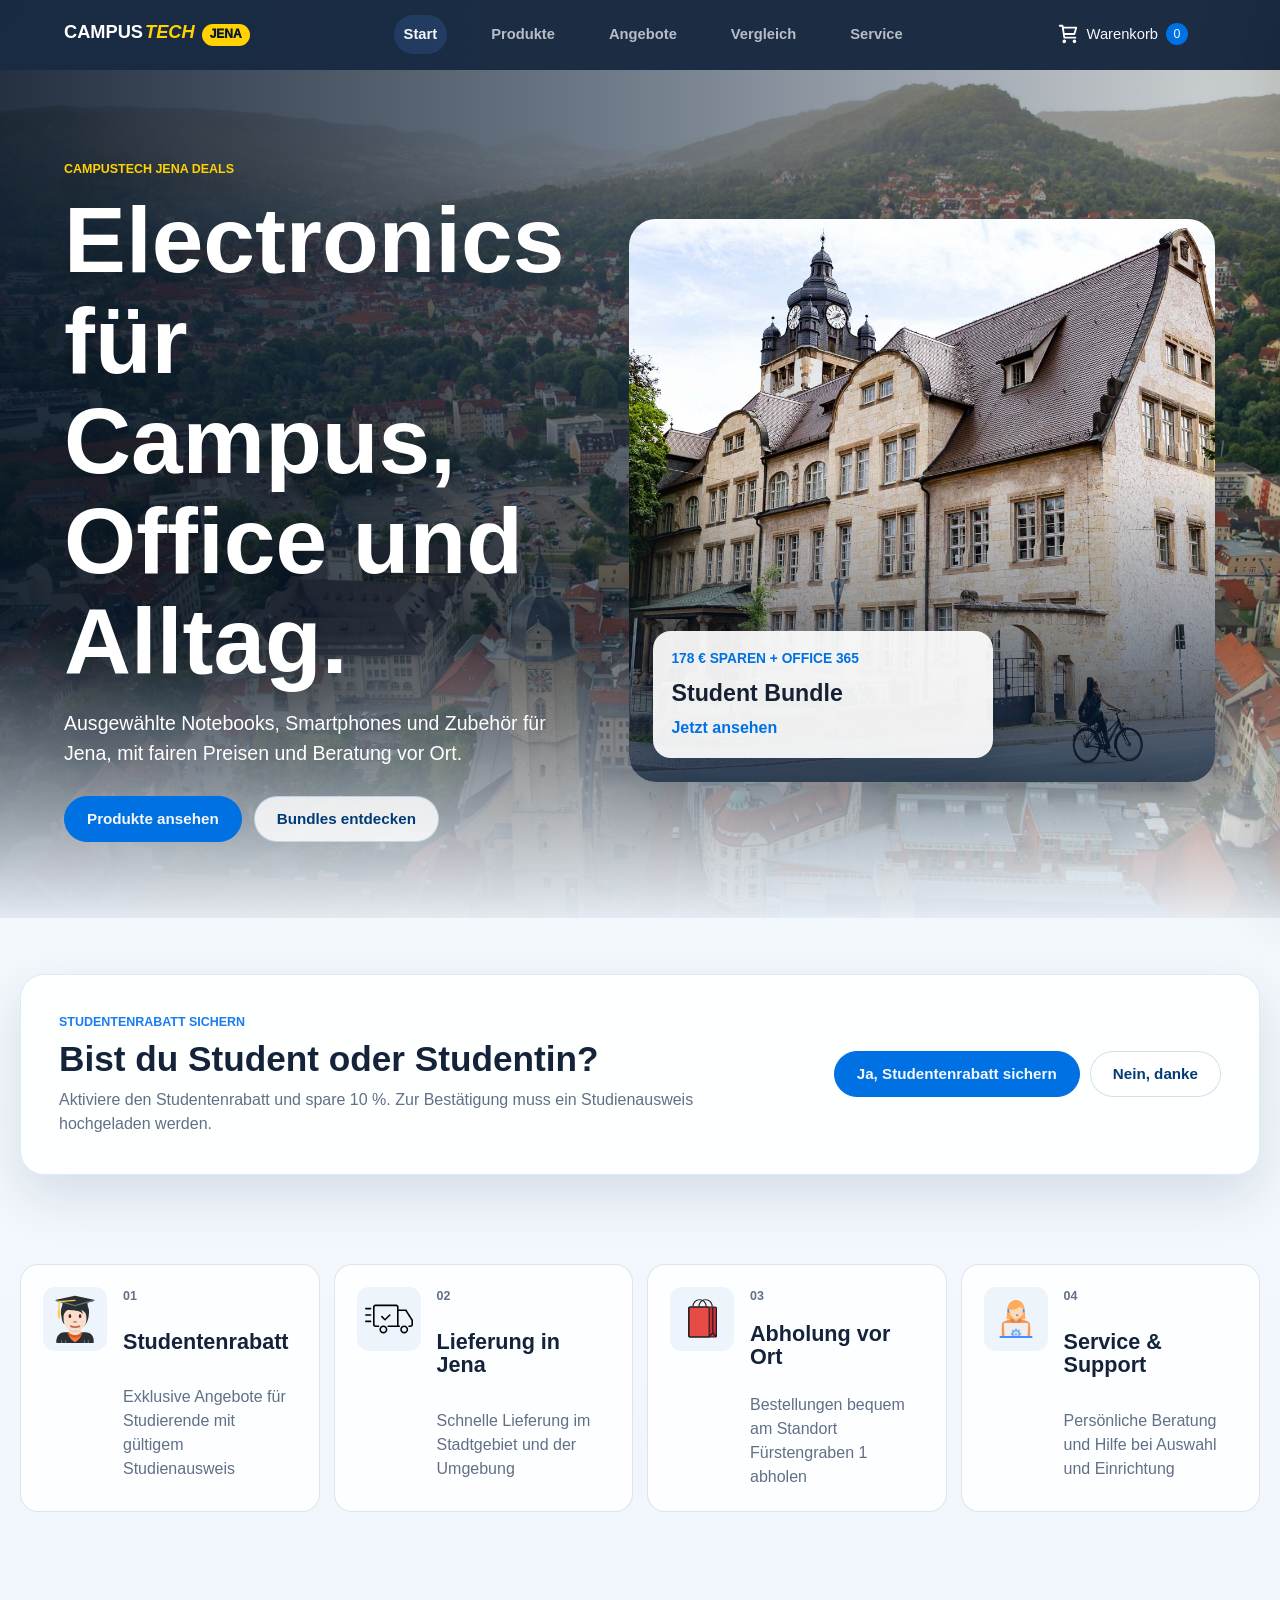
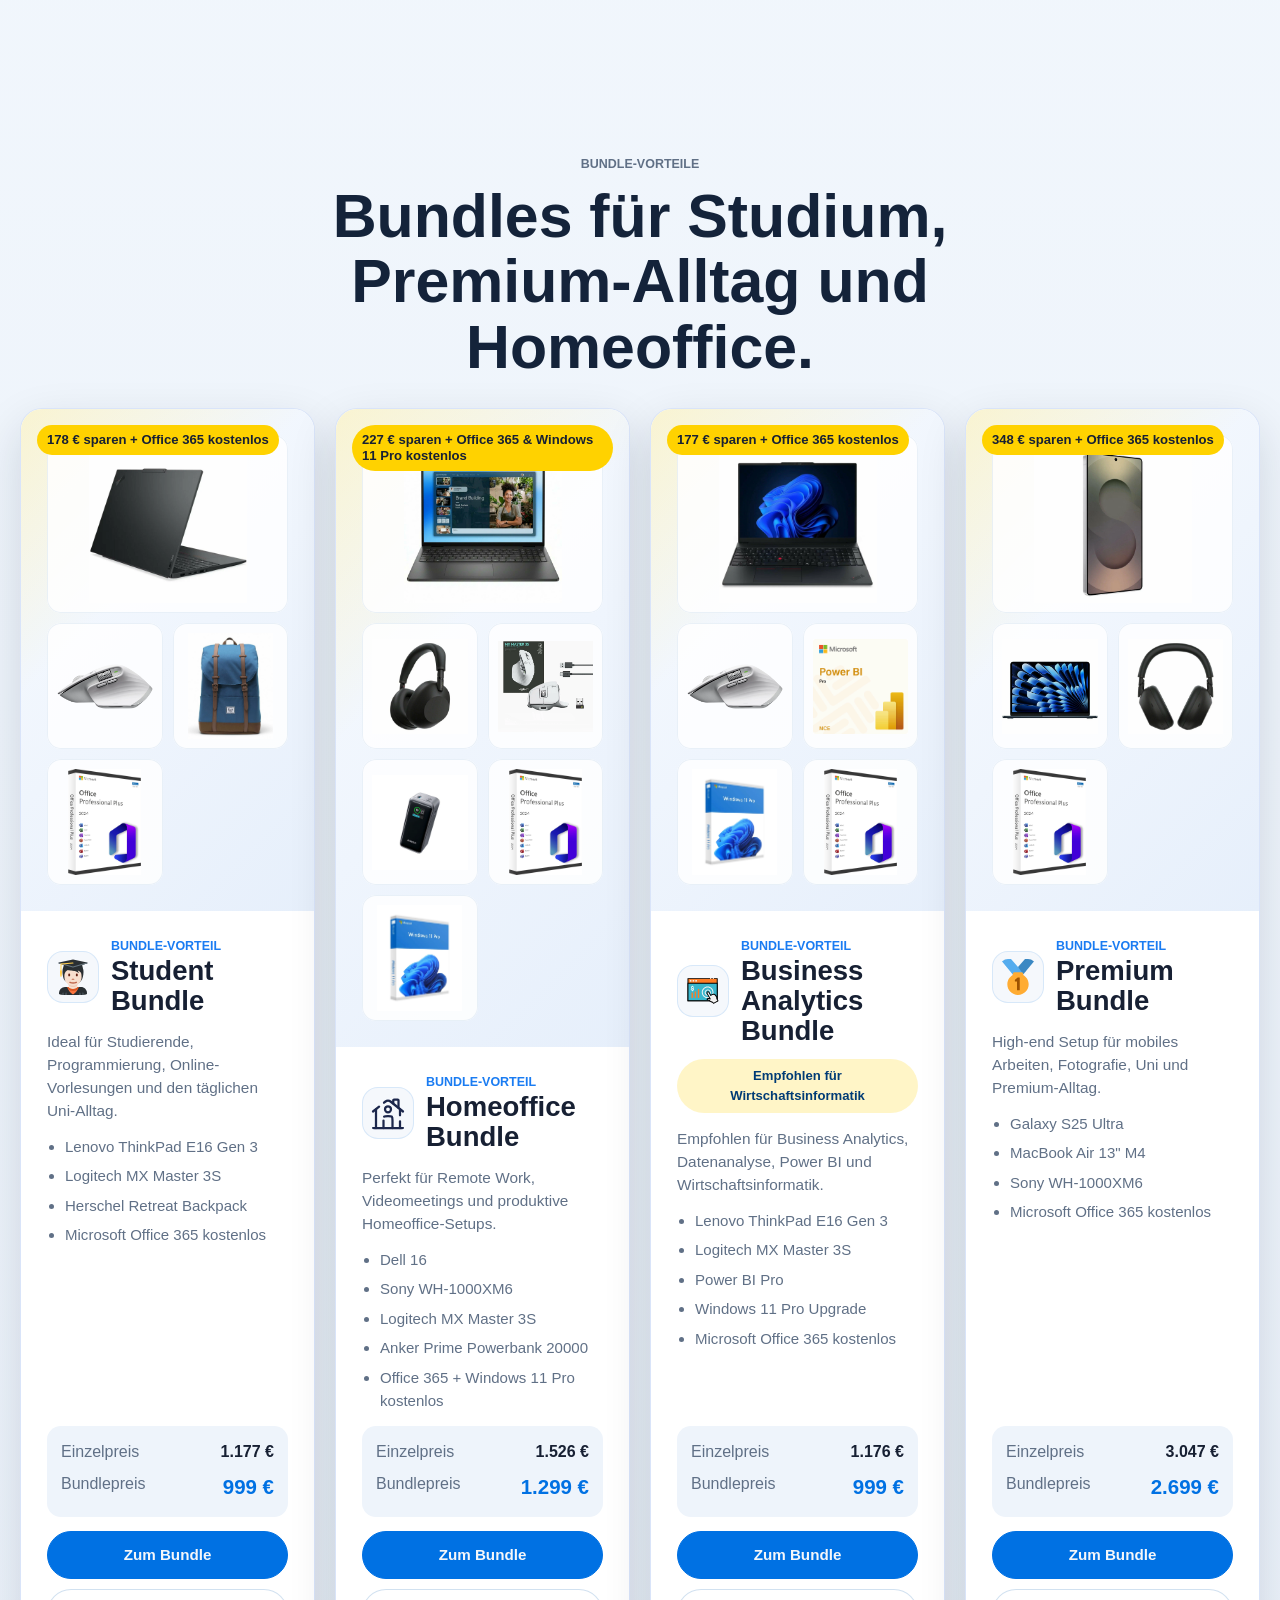
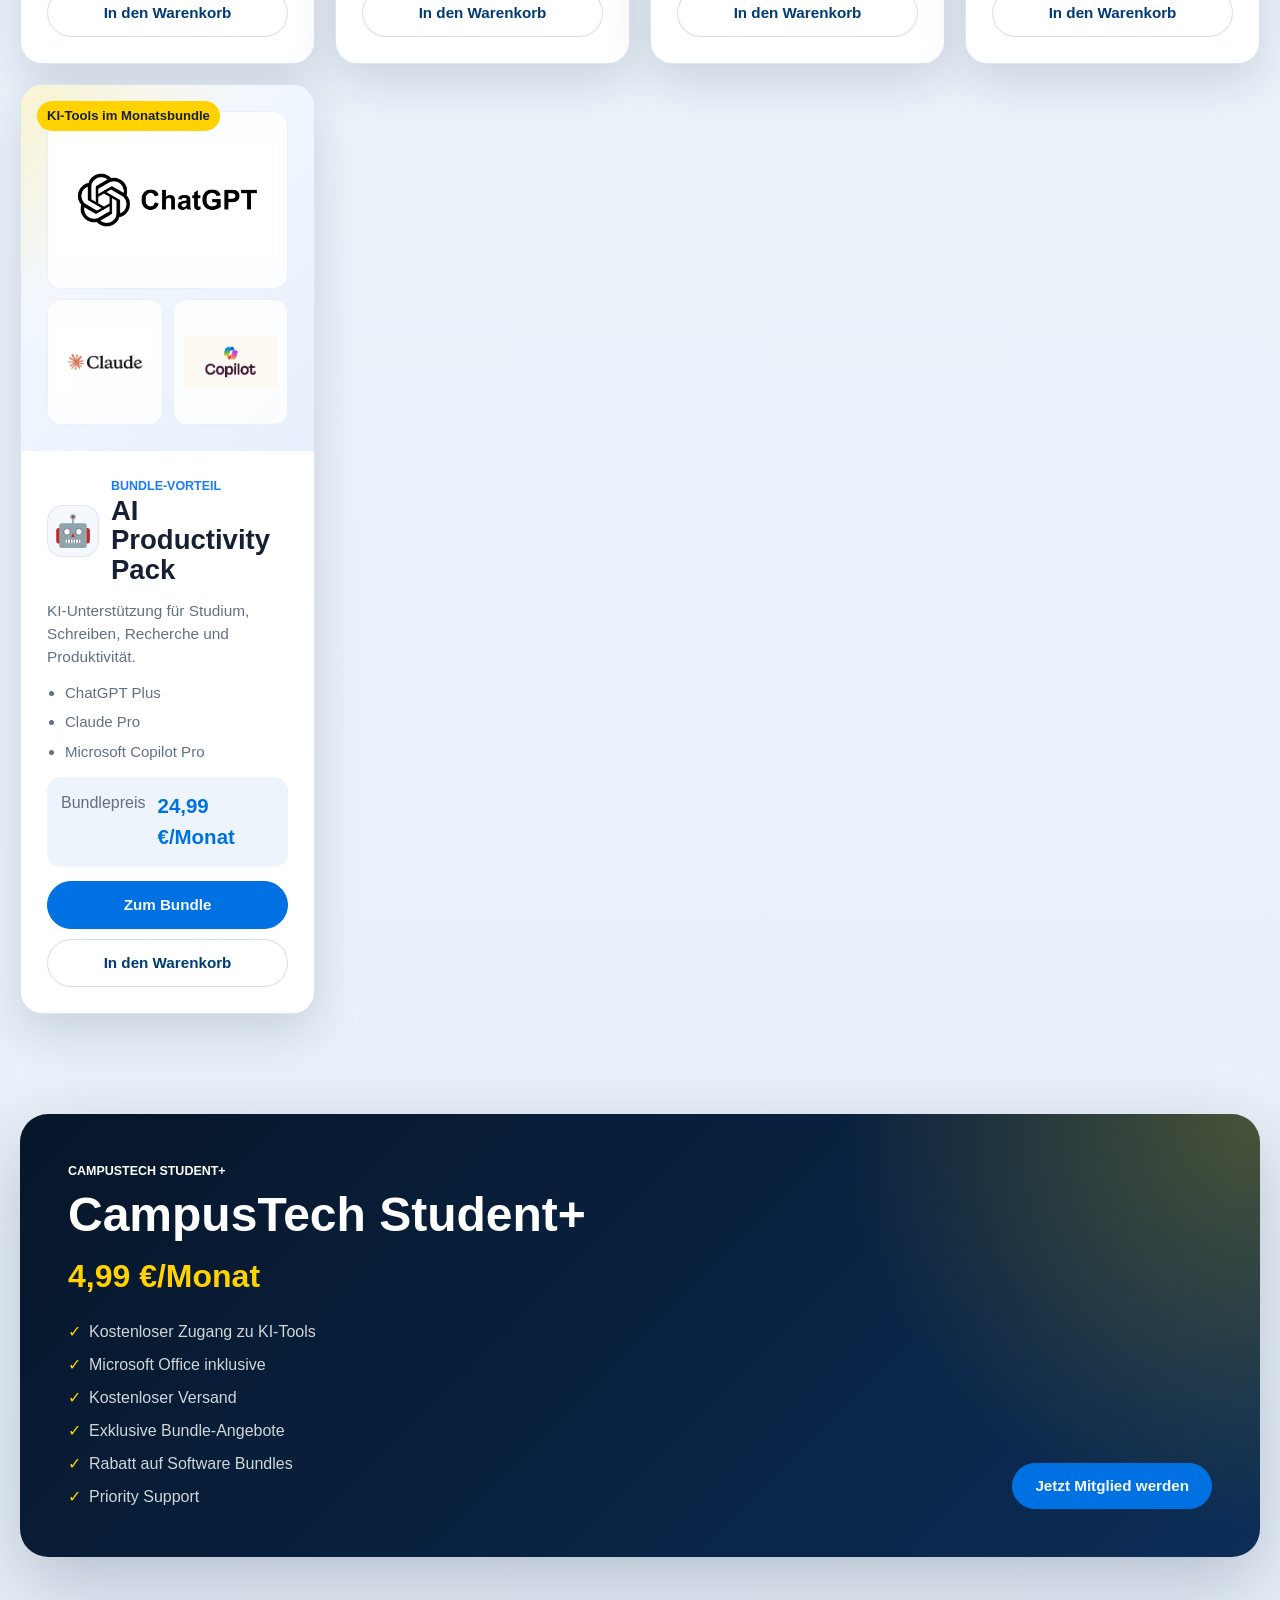
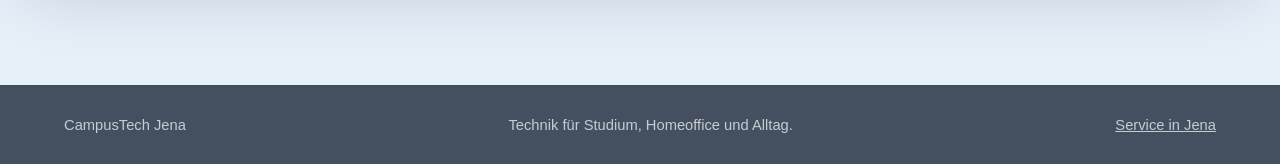
<file: index.html>
<!DOCTYPE html>
<html lang="de">
<head>
    <meta charset="UTF-8">
    <meta name="viewport" content="width=device-width, initial-scale=1.0">
    <meta name="description" content="CampusTech Jena bietet Technik für Studium, Homeoffice und Alltag mit Beratung vor Ort in Jena.">
    <title>CampusTech Jena | Technik für Studium und Alltag</title>
    <link rel="stylesheet" href="style.css">
</head>
<body data-page="home">
    <header class="site-header">
        <a class="brand" href="index.html" aria-label="CampusTech Jena Startseite"><span class="brand-main">Campus</span><span class="brand-accent">Tech</span><span class="brand-place">Jena</span></a>
        <button class="nav-toggle" type="button" aria-label="Menü öffnen" aria-expanded="false">
            <span></span>
            <span></span>
        </button>
        <nav class="site-nav" aria-label="Hauptnavigation">
            <a href="index.html" data-nav="home">Start</a>
            <a href="produkte.html" data-nav="shop">Produkte</a>
            <a href="angebote.html" data-nav="offers">Angebote</a>
            <a href="vergleich.html" data-nav="compare">Vergleich</a>
            <a href="kontakt.html" data-nav="contact">Service</a>
        </nav>
        <button class="cart-indicator" type="button" data-cart-open>
            <img src="images/abstract/cart.svg" alt="" width="22" height="22"> Warenkorb <span data-cart-count>0</span>
        </button>
    </header>

    <main>
        <section class="hero hero-home">
            <div class="hero-copy">
                <p class="eyebrow">CampusTech Jena Deals</p>
                <h1>Electronics für Campus, Office und Alltag.</h1>
                <p>Ausgewählte Notebooks, Smartphones und Zubehör für Jena, mit fairen Preisen und Beratung vor Ort.</p>
                <div class="button-row">
                    <a class="btn btn-dark" href="produkte.html">Produkte ansehen</a>
                    <a class="btn btn-light" href="angebote.html">Bundles entdecken</a>
                </div>
            </div>
            <figure class="hero-wallpaper">
                <img src="images/abstract/uni_jena.jpg" alt="Universität Jena" width="1200" height="560">
                <figcaption>
                    <span>178 € sparen + Office 365</span>
                    <strong>Student Bundle</strong>
                    <a href="angebote.html">Jetzt ansehen</a>
                </figcaption>
            </figure>
        </section>

        <section class="student-discount-section" data-student-discount-promo aria-label="Studentenrabatt"></section>

        <section class="benefits" aria-label="Unsere Vorteile">
            <article>
                <img src="images/abstract/student-bundle.svg" alt="Studentenrabatt">
                <span>01</span>
                <h2>Studentenrabatt</h2>
                <p>Exklusive Angebote für Studierende mit gültigem Studienausweis</p>
            </article>
            <article>
                <img src="images/abstract/delivery.svg" alt="Lieferung">
                <span>02</span>
                <h2>Lieferung in Jena</h2>
                <p>Schnelle Lieferung im Stadtgebiet und der Umgebung</p>
            </article>
            <article>
                <img src="images/abstract/abholung.svg" alt="Abholung">
                <span>03</span>
                <h2>Abholung vor Ort</h2>
                <p>Bestellungen bequem am Standort Fürstengraben 1 abholen</p>
            </article>
            <article>
                <img src="images/abstract/support.svg" alt="Service und Support">
                <span>04</span>
                <h2>Service & Support</h2>
                <p>Persönliche Beratung und Hilfe bei Auswahl und Einrichtung</p>
            </article>
        </section>

        <section class="section-heading">
            <p class="eyebrow">Bundle-Vorteile</p>
            <h2>Bundles für Studium, Premium-Alltag und Homeoffice.</h2>
        </section>

        <section class="bundle-grid" data-home-bundles aria-label="CampusTech Bundles"></section>

        <section class="membership-section" data-student-membership aria-label="CampusTech Student+"></section>
    </main>

    <footer class="site-footer">
        <p>CampusTech Jena</p>
        <p>Technik für Studium, Homeoffice und Alltag.</p>
        <p><a href="kontakt.html">Service in Jena</a></p>
    </footer>

    <aside class="cart-drawer" data-cart-drawer aria-hidden="true">
        <div class="drawer-head">
            <h2>Warenkorb</h2>
            <button class="icon-btn" type="button" data-cart-close>Schließen</button>
        </div>
        <div class="drawer-items" data-cart-items></div>
        <div class="drawer-total">
            <span>Summe</span>
            <strong data-cart-total>0 €</strong>
            <button class="btn btn-dark checkout-btn" type="button" data-checkout-cart>Kaufen</button>
        </div>
    </aside>
    <div class="toast" data-toast></div>
    <script src="script.js"></script>
</body>
</html>
</file>
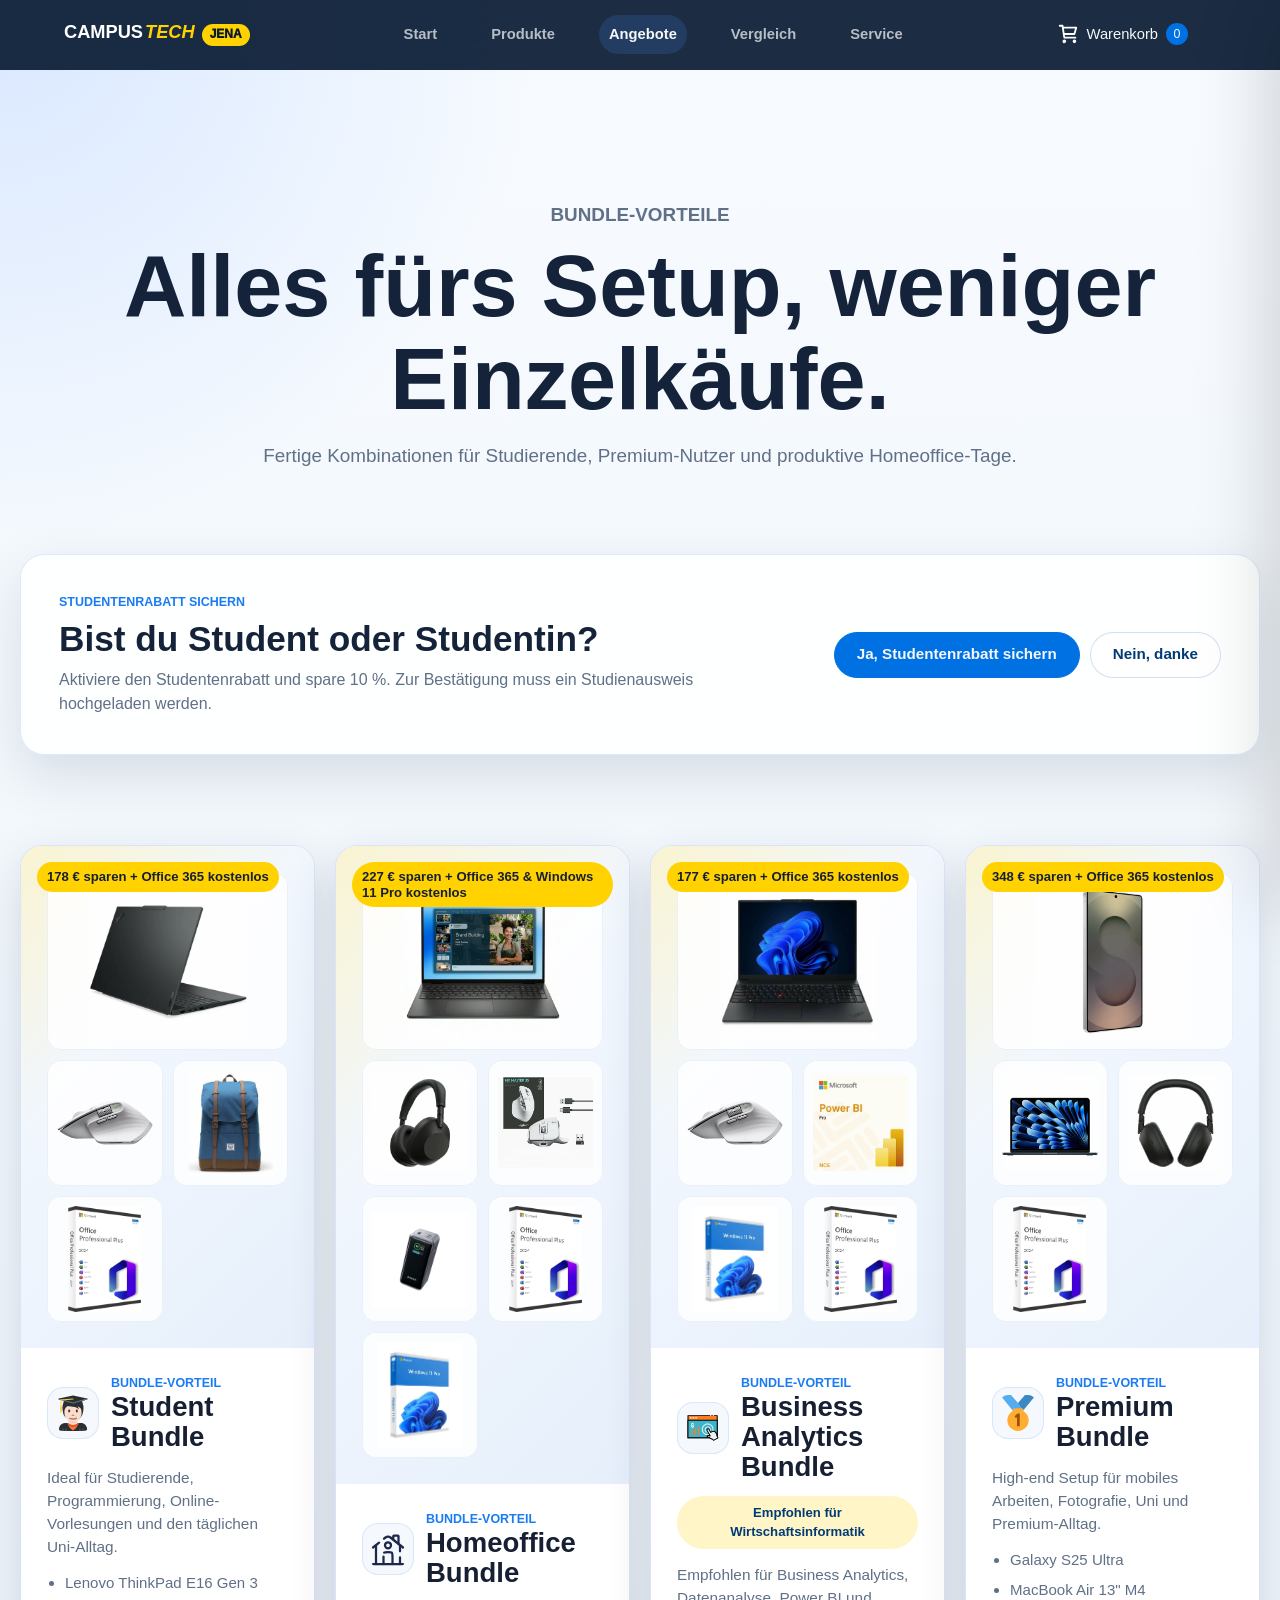
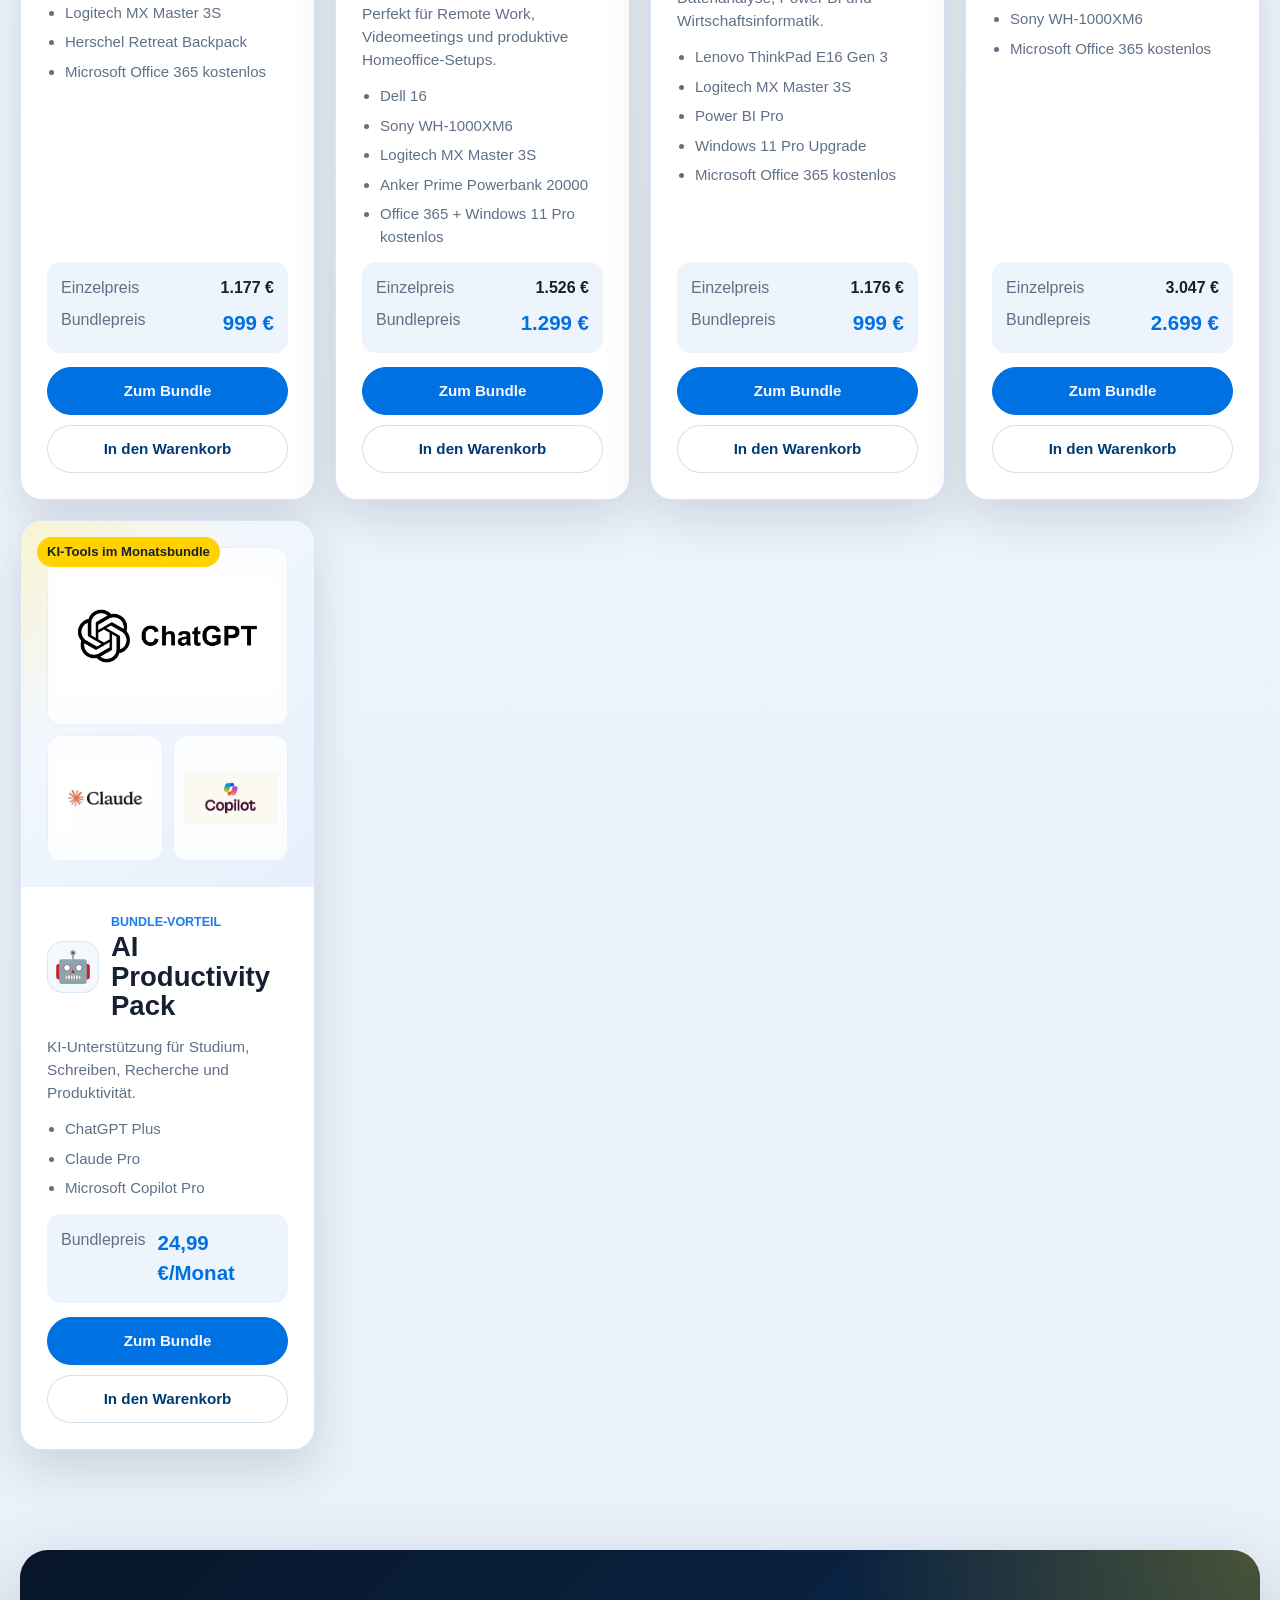
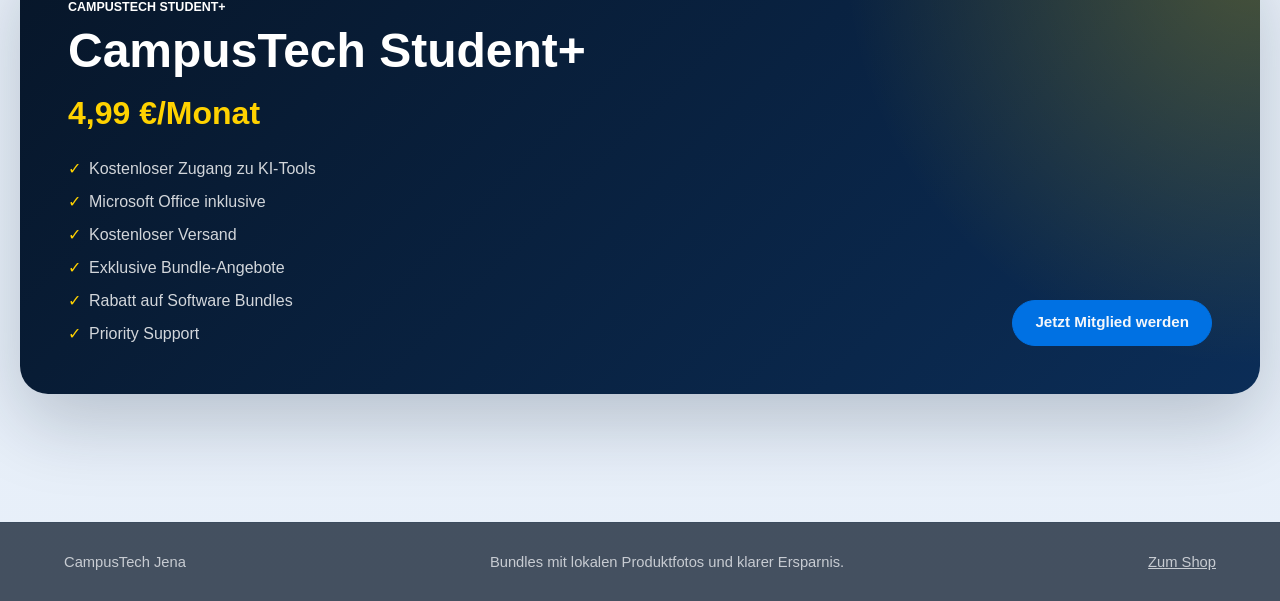
<file: angebote.html>
<!DOCTYPE html>
<html lang="de">
<head>
    <meta charset="UTF-8">
    <meta name="viewport" content="width=device-width, initial-scale=1.0">
    <meta name="description" content="CampusTech Jena Bundles für Studium, Premium-Alltag und Homeoffice.">
    <title>Angebote | CampusTech Jena</title>
    <link rel="stylesheet" href="style.css">
</head>
<body data-page="offers">
    <header class="site-header">
        <a class="brand" href="index.html" aria-label="CampusTech Jena Startseite"><span class="brand-main">Campus</span><span class="brand-accent">Tech</span><span class="brand-place">Jena</span></a>
        <button class="nav-toggle" type="button" aria-label="Menü öffnen" aria-expanded="false">
            <span></span>
            <span></span>
        </button>
        <nav class="site-nav" aria-label="Hauptnavigation">
            <a href="index.html" data-nav="home">Start</a>
            <a href="produkte.html" data-nav="shop">Produkte</a>
            <a href="angebote.html" data-nav="offers">Angebote</a>
            <a href="vergleich.html" data-nav="compare">Vergleich</a>
            <a href="kontakt.html" data-nav="contact">Service</a>
        </nav>
        <button class="cart-indicator" type="button" data-cart-open>
            <img src="images/abstract/cart.svg" alt="" width="22" height="22"> Warenkorb <span data-cart-count>0</span>
        </button>
    </header>

    <main>
        <section class="page-hero offers-hero">
            <p class="eyebrow">Bundle-Vorteile</p>
            <h1>Alles fürs Setup, weniger Einzelkäufe.</h1>
            <p>Fertige Kombinationen für Studierende, Premium-Nutzer und produktive Homeoffice-Tage.</p>
        </section>

        <section class="student-discount-section" data-student-discount-promo aria-label="Studentenrabatt"></section>

        <section class="bundle-grid offer-grid" data-offer-grid aria-label="Aktuelle Bundles"></section>

        <section class="membership-section" data-student-membership aria-label="CampusTech Student+"></section>
    </main>

    <footer class="site-footer">
        <p>CampusTech Jena</p>
        <p>Bundles mit lokalen Produktfotos und klarer Ersparnis.</p>
        <p><a href="produkte.html">Zum Shop</a></p>
    </footer>

    <aside class="cart-drawer" data-cart-drawer aria-hidden="true">
        <div class="drawer-head">
            <h2>Warenkorb</h2>
            <button class="icon-btn" type="button" data-cart-close>Schließen</button>
        </div>
        <div class="drawer-items" data-cart-items></div>
        <div class="drawer-total">
            <span>Summe</span>
            <strong data-cart-total>0 €</strong>
            <button class="btn btn-dark checkout-btn" type="button" data-checkout-cart>Kaufen</button>
        </div>
    </aside>
    <div class="toast" data-toast></div>
    <script src="script.js"></script>
</body>
</html>
</file>
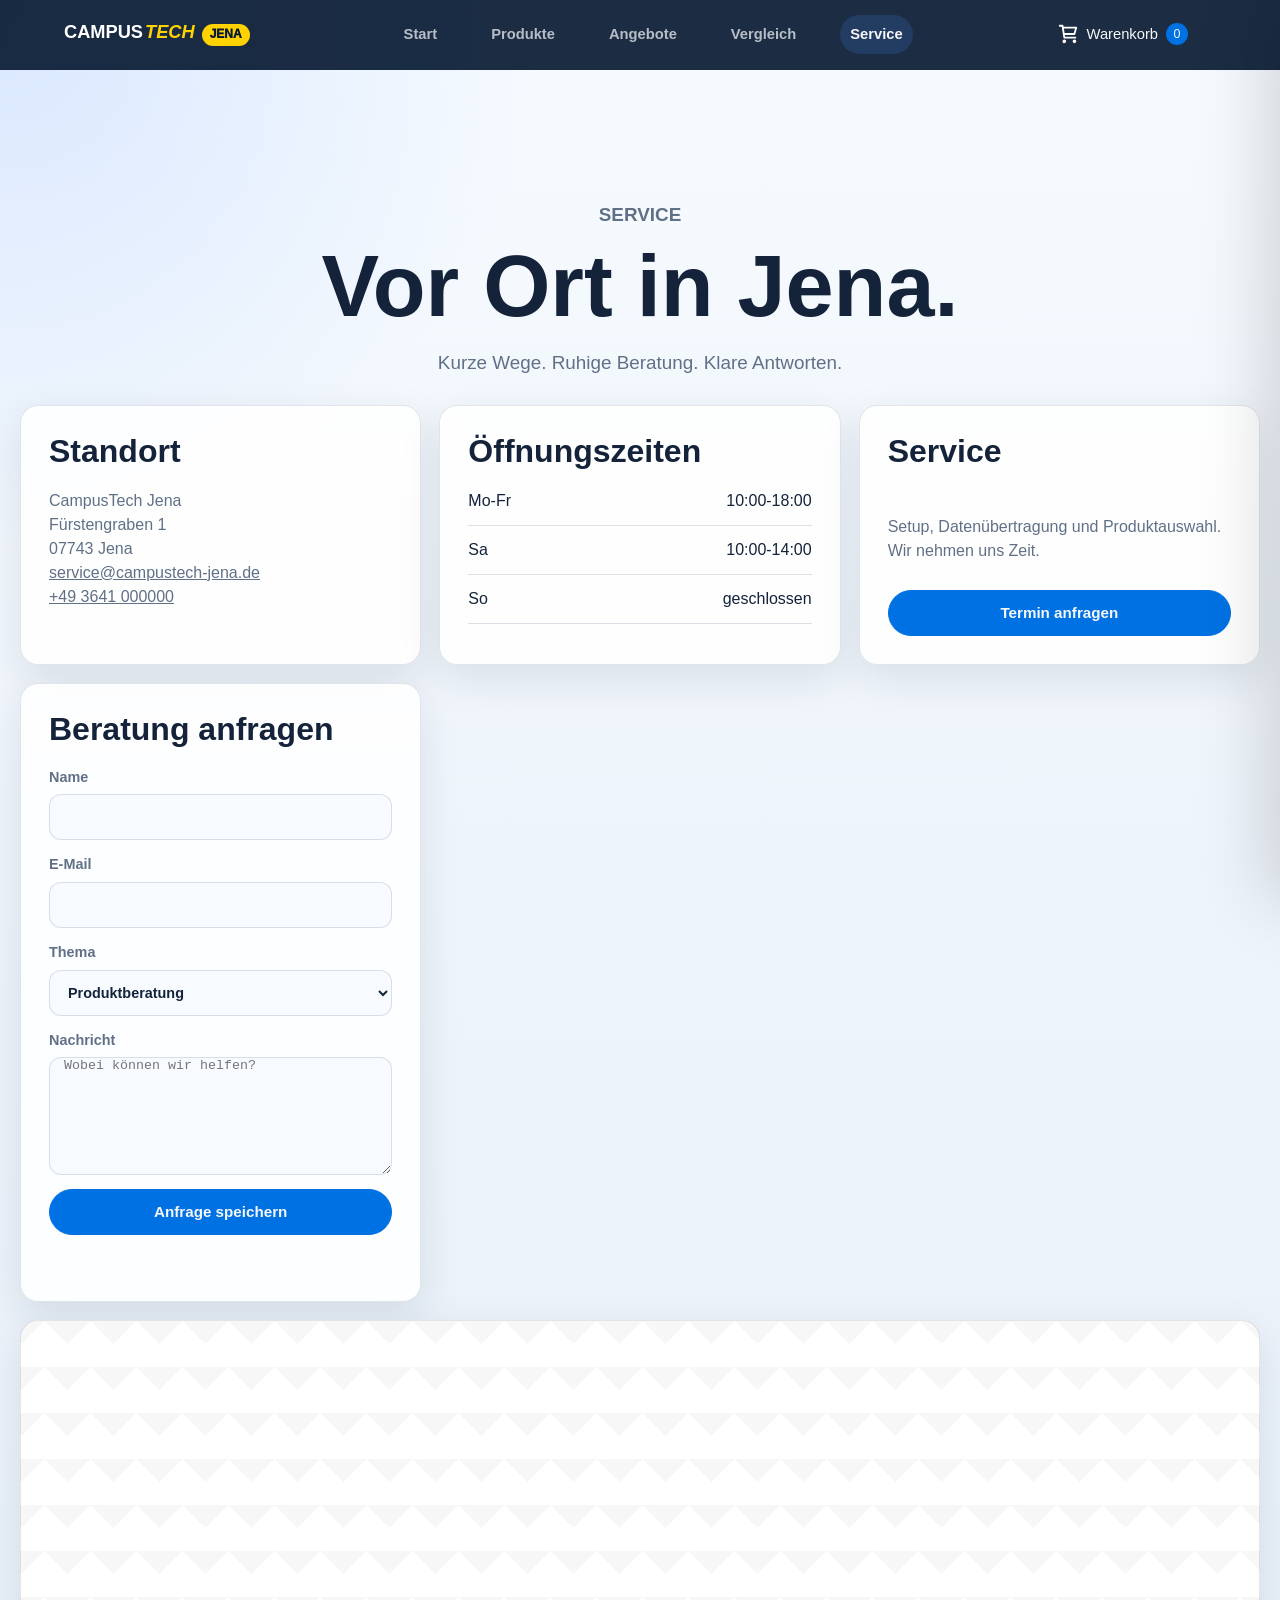
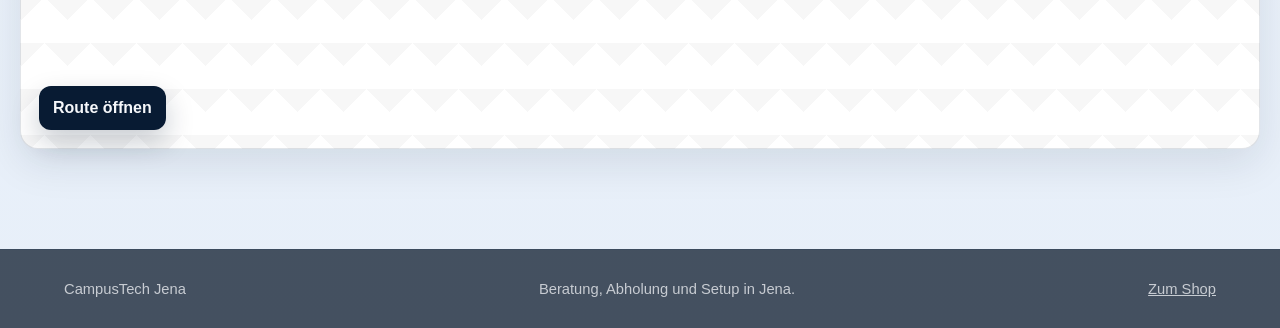
<file: kontakt.html>
<!DOCTYPE html>
<html lang="de">
<head>
    <meta charset="UTF-8">
    <meta name="viewport" content="width=device-width, initial-scale=1.0">
    <meta name="description" content="Kontakt, Standort und Serviceinformationen für CampusTech Jena.">
    <title>Service | CampusTech Jena</title>
    <link rel="stylesheet" href="style.css">
</head>
<body data-page="contact">
    <header class="site-header">
        <a class="brand" href="index.html" aria-label="CampusTech Jena Startseite"><span class="brand-main">Campus</span><span class="brand-accent">Tech</span><span class="brand-place">Jena</span></a>
        <button class="nav-toggle" type="button" aria-label="Menü öffnen" aria-expanded="false">
            <span></span>
            <span></span>
        </button>
        <nav class="site-nav" aria-label="Hauptnavigation">
            <a href="index.html" data-nav="home">Start</a>
            <a href="produkte.html" data-nav="shop">Produkte</a>
            <a href="angebote.html" data-nav="offers">Angebote</a>
            <a href="vergleich.html" data-nav="compare">Vergleich</a>
            <a href="kontakt.html" data-nav="contact">Service</a>
        </nav>
        <button class="cart-indicator" type="button" data-cart-open>
            <img src="images/abstract/cart.svg" alt="" width="22" height="22"> Warenkorb <span data-cart-count>0</span>
        </button>
    </header>

    <main>
        <section class="page-hero">
            <p class="eyebrow">Service</p>
            <h1>Vor Ort in Jena.</h1>
            <p>Kurze Wege. Ruhige Beratung. Klare Antworten.</p>
        </section>

        <section class="contact-grid">
            <article class="contact-card">
                <h2>Standort</h2>
                <address>
                    CampusTech Jena<br>
                    Fürstengraben 1<br>
                    07743 Jena
                </address>
                <p><a href="mailto:service@campustech-jena.de">service@campustech-jena.de</a></p>
                <p><a href="tel:+493641000000">+49 3641 000000</a></p>
            </article>

            <article class="contact-card">
                <h2>Öffnungszeiten</h2>
                <dl class="hours-list">
                    <div><dt>Mo-Fr</dt><dd>10:00-18:00</dd></div>
                    <div><dt>Sa</dt><dd>10:00-14:00</dd></div>
                    <div><dt>So</dt><dd>geschlossen</dd></div>
                </dl>
            </article>

            <article class="contact-card service-copy">
                <h2>Service</h2>
                <p>Setup, Datenübertragung und Produktauswahl. Wir nehmen uns Zeit.</p>
                <a class="btn btn-dark" href="mailto:service@campustech-jena.de?subject=Termin%20bei%20CampusTech%20Jena&body=Hallo%20CampusTech%20Jena,%0A%0Aich%20möchte%20einen%20Beratungstermin%20vereinbaren.%0A%0AName:%0AWunschtermin:%0AThema:">Termin anfragen</a>
            </article>

            <article class="contact-card contact-form-card">
                <h2>Beratung anfragen</h2>
                <form class="contact-form" data-contact-form>
                    <label>
                        <span>Name</span>
                        <input class="input" type="text" name="name" autocomplete="name" required>
                    </label>
                    <label>
                        <span>E-Mail</span>
                        <input class="input" type="email" name="email" autocomplete="email" required>
                    </label>
                    <label>
                        <span>Thema</span>
                        <select class="input" name="subject" required>
                            <option value="Produktberatung">Produktberatung</option>
                            <option value="Bestellung und Abholung">Bestellung und Abholung</option>
                            <option value="Setup und Datenübertragung">Setup und Datenübertragung</option>
                        </select>
                    </label>
                    <label>
                        <span>Nachricht</span>
                        <textarea class="input" name="message" rows="4" placeholder="Wobei können wir helfen?" required></textarea>
                    </label>
                    <button class="btn btn-dark" type="submit">Anfrage speichern</button>
                    <p class="form-status" data-contact-status aria-live="polite"></p>
                </form>
            </article>

            <aside class="map-placeholder" aria-label="Karte">
                <iframe title="Karte: Fürstengraben 1, Jena" src="https://www.openstreetmap.org/export/embed.html?bbox=11.5821%2C50.9270%2C11.5908%2C50.9320&amp;layer=mapnik&amp;marker=50.9295%2C11.5865" loading="lazy"></iframe>
                <a class="map-link" href="https://www.openstreetmap.org/search?query=Fürstengraben%201%2C%20Jena">Route öffnen</a>
            </aside>
        </section>
    </main>

    <footer class="site-footer">
        <p>CampusTech Jena</p>
        <p>Beratung, Abholung und Setup in Jena.</p>
        <p><a href="produkte.html">Zum Shop</a></p>
    </footer>

    <aside class="cart-drawer" data-cart-drawer aria-hidden="true">
        <div class="drawer-head">
            <h2>Warenkorb</h2>
            <button class="icon-btn" type="button" data-cart-close>Schließen</button>
        </div>
        <div class="drawer-items" data-cart-items></div>
        <div class="drawer-total">
            <span>Summe</span>
            <strong data-cart-total>0 €</strong>
            <button class="btn btn-dark checkout-btn" type="button" data-checkout-cart>Kaufen</button>
        </div>
    </aside>
    <div class="toast" data-toast></div>
    <script src="script.js"></script>
</body>
</html>
</file>
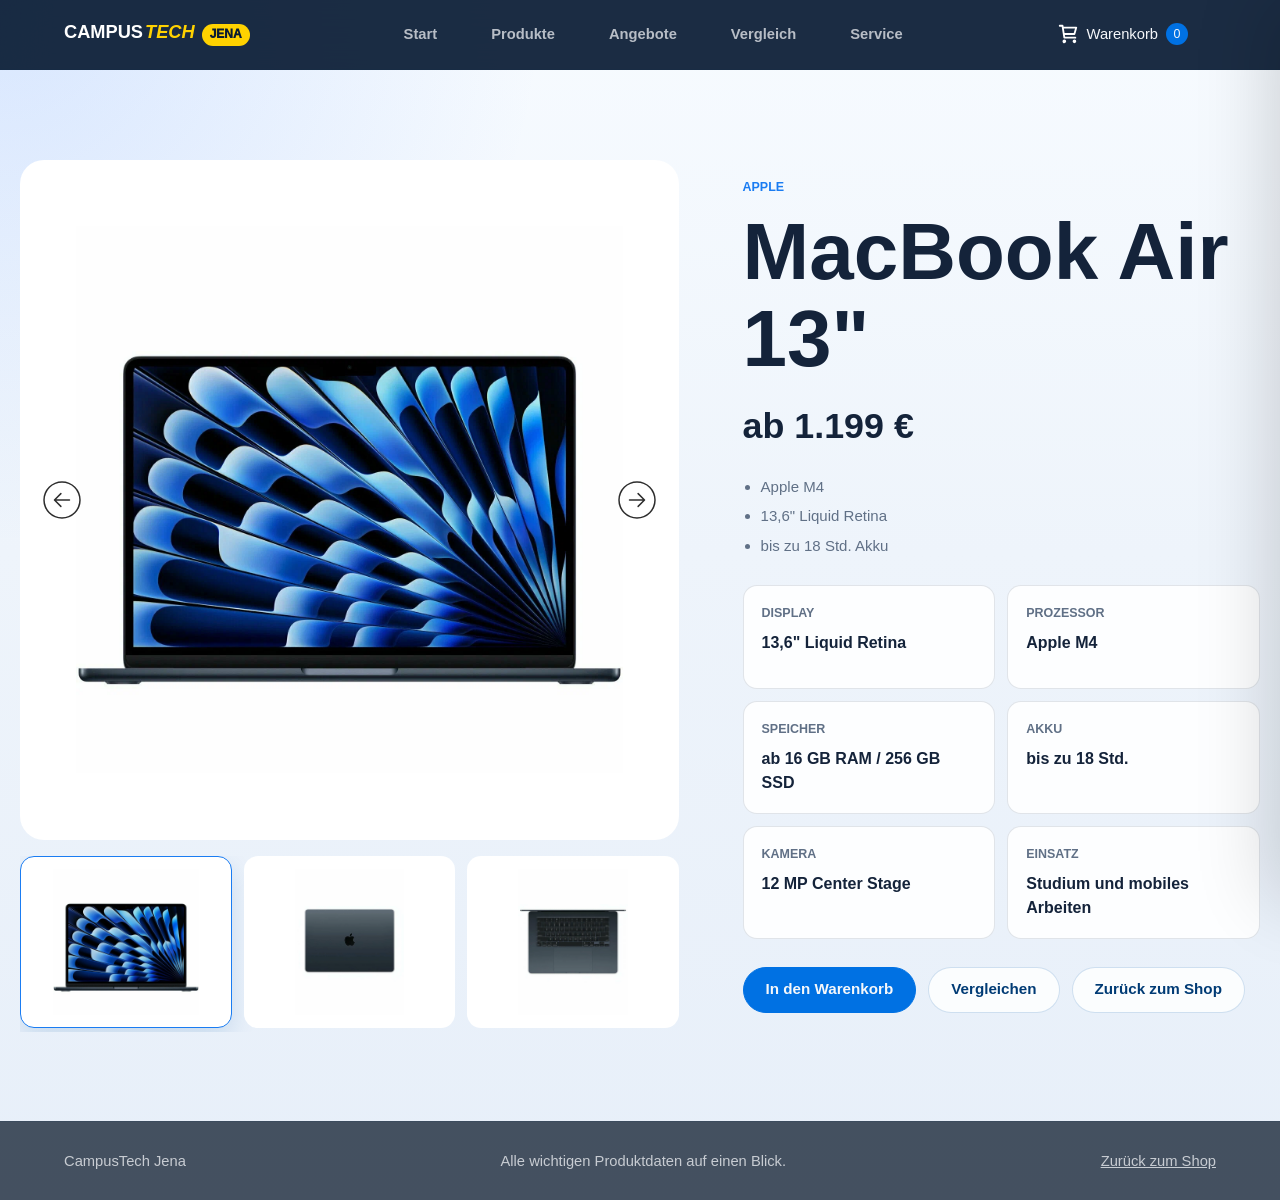
<file: produktdetail.html>
<!DOCTYPE html>
<html lang="de">
<head>
    <meta charset="UTF-8">
    <meta name="viewport" content="width=device-width, initial-scale=1.0">
    <meta name="description" content="Produktdetail mit großem Foto, Preis, Kerndaten und Galerie.">
    <title>Produktdetail | CampusTech Jena</title>
    <link rel="stylesheet" href="style.css">
</head>
<body data-page="detail">
    <header class="site-header">
        <a class="brand" href="index.html" aria-label="CampusTech Jena Startseite"><span class="brand-main">Campus</span><span class="brand-accent">Tech</span><span class="brand-place">Jena</span></a>
        <button class="nav-toggle" type="button" aria-label="Menü öffnen" aria-expanded="false">
            <span></span>
            <span></span>
        </button>
        <nav class="site-nav" aria-label="Hauptnavigation">
            <a href="index.html" data-nav="home">Start</a>
            <a href="produkte.html" data-nav="shop">Produkte</a>
            <a href="angebote.html" data-nav="offers">Angebote</a>
            <a href="vergleich.html" data-nav="compare">Vergleich</a>
            <a href="kontakt.html" data-nav="contact">Service</a>
        </nav>
        <button class="cart-indicator" type="button" data-cart-open>
            <img src="images/abstract/cart.svg" alt="" width="22" height="22"> Warenkorb <span data-cart-count>0</span>
        </button>
    </header>

    <main>
        <section class="detail-shell" data-product-detail></section>
    </main>

    <footer class="site-footer">
        <p>CampusTech Jena</p>
        <p>Alle wichtigen Produktdaten auf einen Blick.</p>
        <p><a href="produkte.html">Zurück zum Shop</a></p>
    </footer>

    <aside class="cart-drawer" data-cart-drawer aria-hidden="true">
        <div class="drawer-head">
            <h2>Warenkorb</h2>
            <button class="icon-btn" type="button" data-cart-close>Schließen</button>
        </div>
        <div class="drawer-items" data-cart-items></div>
        <div class="drawer-total">
            <span>Summe</span>
            <strong data-cart-total>0 €</strong>
            <button class="btn btn-dark checkout-btn" type="button" data-checkout-cart>Kaufen</button>
        </div>
    </aside>
    <div class="toast" data-toast></div>
    <script src="script.js"></script>
</body>
</html>
</file>
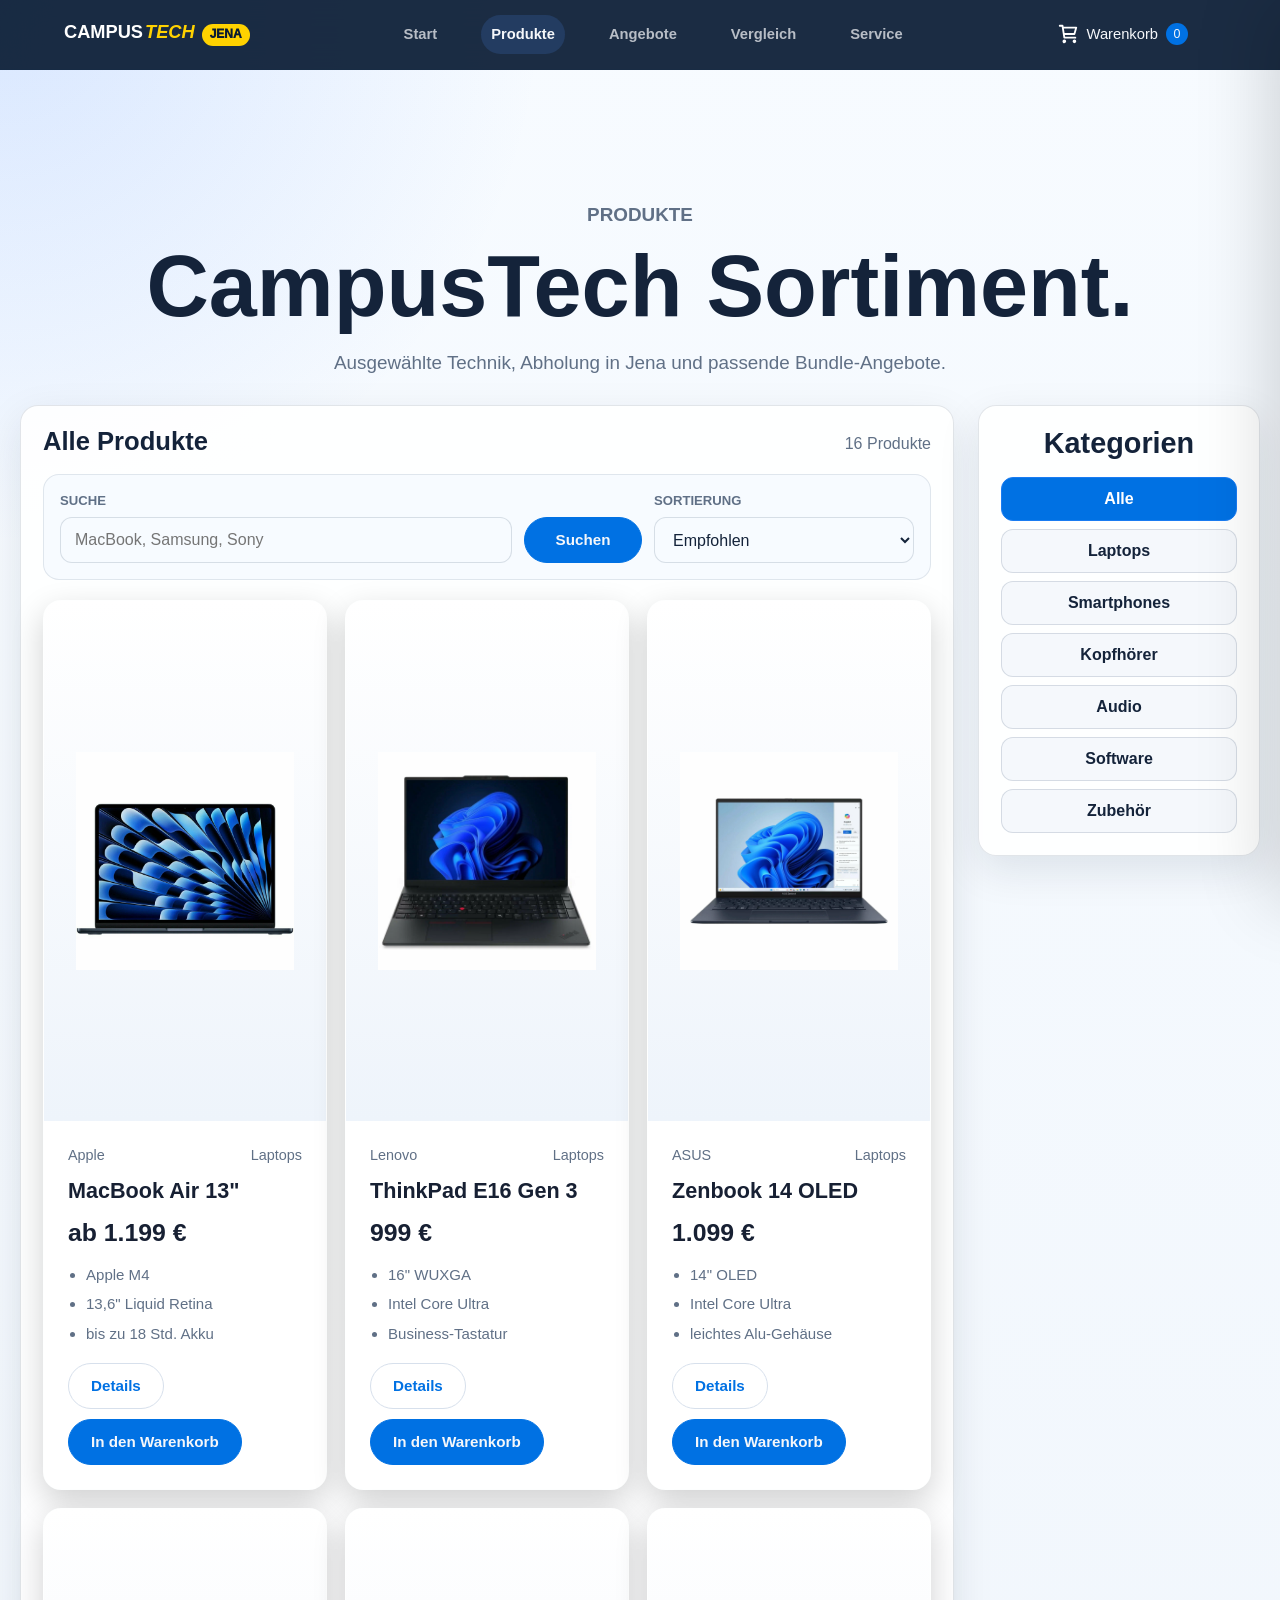
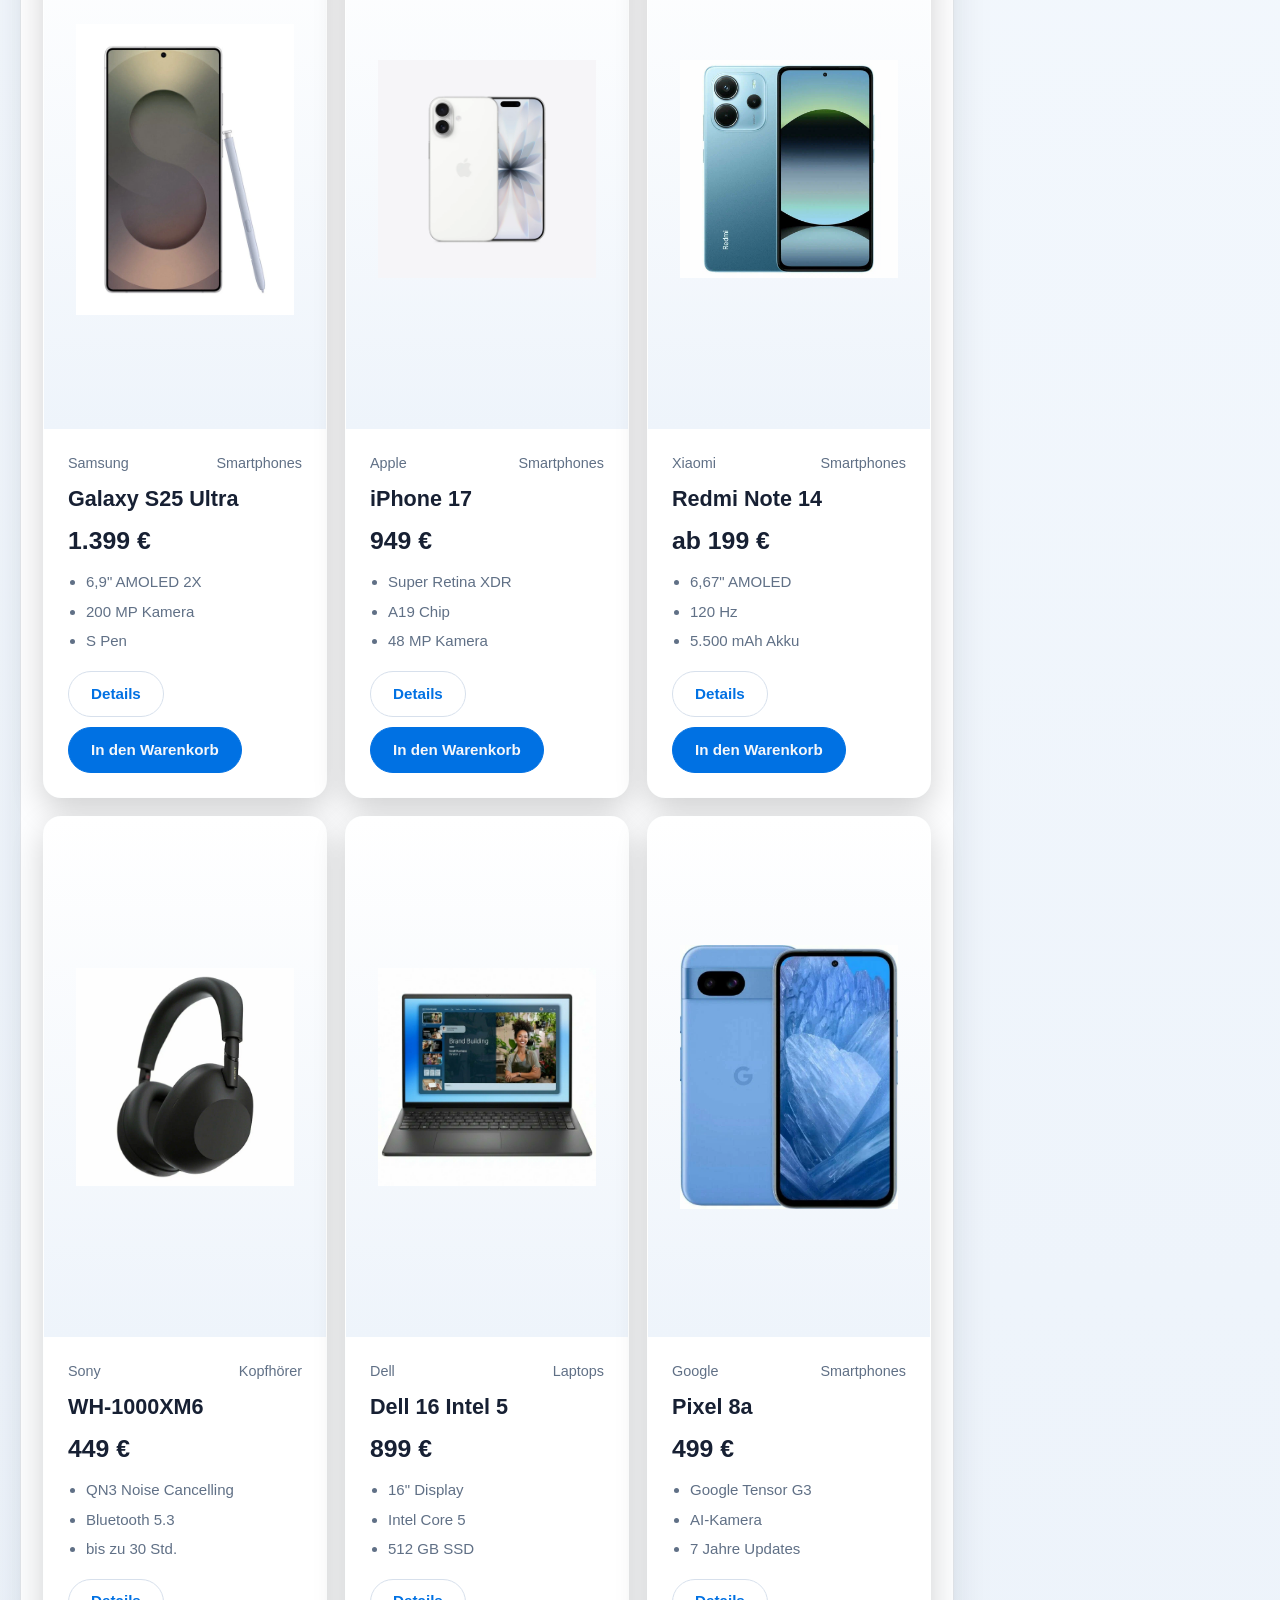
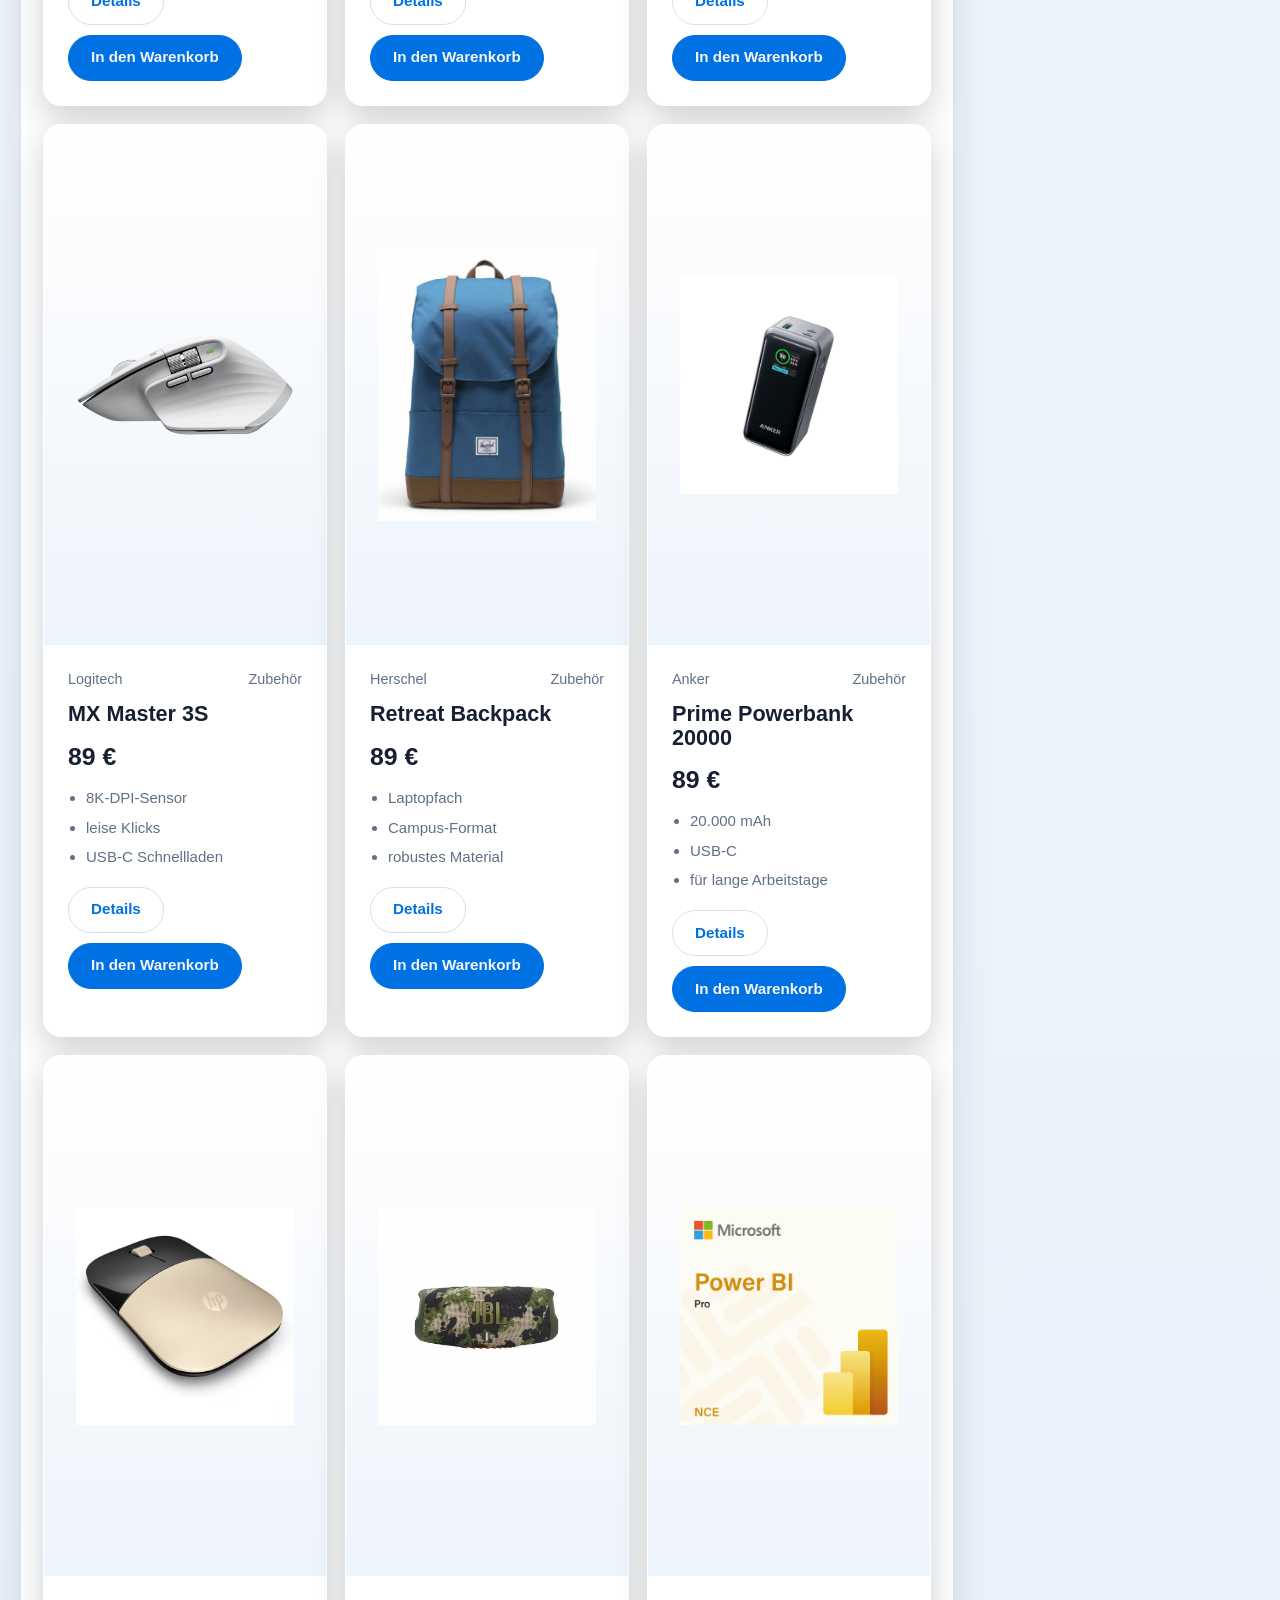
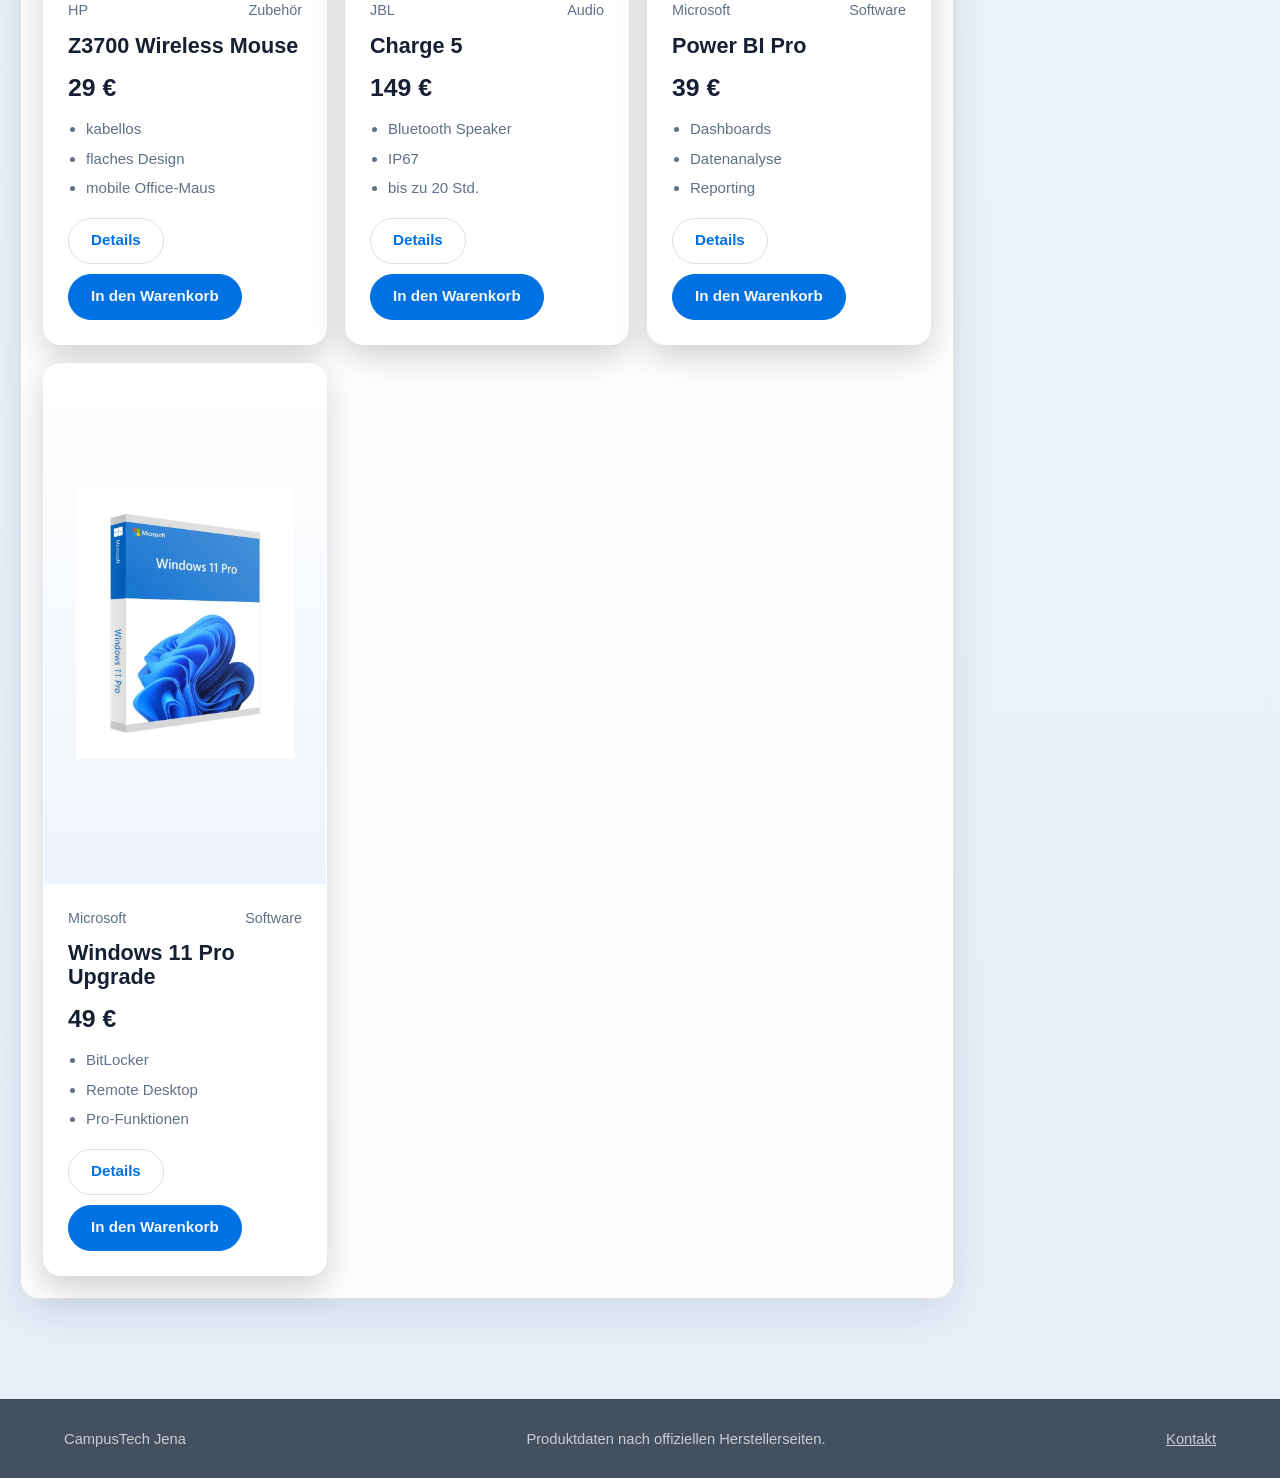
<file: produkte.html>
<!DOCTYPE html>
<html lang="de">
<head>
    <meta charset="UTF-8">
    <meta name="viewport" content="width=device-width, initial-scale=1.0">
    <meta name="description" content="CampusTech Jena Shop mit Notebooks, Smartphones, Kopfhörern und Zubehör.">
    <title>Shop | CampusTech Jena</title>
    <link rel="stylesheet" href="style.css">
</head>
<body data-page="shop">
    <header class="site-header">
        <a class="brand" href="index.html" aria-label="CampusTech Jena Startseite"><span class="brand-main">Campus</span><span class="brand-accent">Tech</span><span class="brand-place">Jena</span></a>
        <button class="nav-toggle" type="button" aria-label="Menü öffnen" aria-expanded="false">
            <span></span>
            <span></span>
        </button>
        <nav class="site-nav" aria-label="Hauptnavigation">
            <a href="index.html" data-nav="home">Start</a>
            <a href="produkte.html" data-nav="shop">Produkte</a>
            <a href="angebote.html" data-nav="offers">Angebote</a>
            <a href="vergleich.html" data-nav="compare">Vergleich</a>
            <a href="kontakt.html" data-nav="contact">Service</a>
        </nav>
        <button class="cart-indicator" type="button" data-cart-open>
            <img src="images/abstract/cart.svg" alt="" width="22" height="22"> Warenkorb <span data-cart-count>0</span>
        </button>
    </header>

    <main>
        <section class="page-hero">
            <p class="eyebrow">Produkte</p>
            <h1>CampusTech Sortiment.</h1>
            <p>Ausgewählte Technik, Abholung in Jena und passende Bundle-Angebote.</p>
        </section>

        <button class="filter-toggle" type="button" data-filter-open>Kategorien</button>

        <section class="shop-layout">
            <section class="shop-results">
                <div class="result-bar">
                    <h2>Alle Produkte</h2>
                    <span data-result-count></span>
                </div>
                <div class="shop-toolbar" aria-label="Suche und Sortierung">
                    <label for="searchInput">
                        <span>Suche</span>
                        <input id="searchInput" class="input" type="search" placeholder="MacBook, Samsung, Sony">
                    </label>
                    <button class="btn btn-dark search-btn" type="button" data-search-submit>Suchen</button>
                    <label for="sortSelect">
                        <span>Sortierung</span>
                        <select id="sortSelect" class="input">
                            <option value="featured">Empfohlen</option>
                            <option value="price-asc">Preis aufsteigend</option>
                            <option value="price-desc">Preis absteigend</option>
                            <option value="name">Name A-Z</option>
                        </select>
                    </label>
                </div>
                <div class="product-grid" data-product-grid></div>
            </section>

            <aside class="filters" aria-label="Kategorie und Filter" data-filter-panel>
                <button class="icon-btn filter-close" type="button" data-filter-close>Schließen</button>
                <h2>Kategorien</h2>
                <div class="category-list" data-category-list>
                    <button class="active" type="button" data-category="all">Alle</button>
                    <button type="button" data-category="Laptops">Laptops</button>
                    <button type="button" data-category="Smartphones">Smartphones</button>
                    <button type="button" data-category="Kopfhörer">Kopfhörer</button>
                    <button type="button" data-category="Audio">Audio</button>
                    <button type="button" data-category="Software">Software</button>
                    <button type="button" data-category="Zubehör">Zubehör</button>
                </div>
            </aside>
        </section>
    </main>

    <footer class="site-footer">
        <p>CampusTech Jena</p>
        <p>Produktdaten nach offiziellen Herstellerseiten.</p>
        <p><a href="kontakt.html">Kontakt</a></p>
    </footer>

    <aside class="cart-drawer" data-cart-drawer aria-hidden="true">
        <div class="drawer-head">
            <h2>Warenkorb</h2>
            <button class="icon-btn" type="button" data-cart-close>Schließen</button>
        </div>
        <div class="drawer-items" data-cart-items></div>
        <div class="drawer-total">
            <span>Summe</span>
            <strong data-cart-total>0 €</strong>
            <button class="btn btn-dark checkout-btn" type="button" data-checkout-cart>Kaufen</button>
        </div>
    </aside>
    <div class="toast" data-toast></div>
    <script src="script.js"></script>
</body>
</html>
</file>
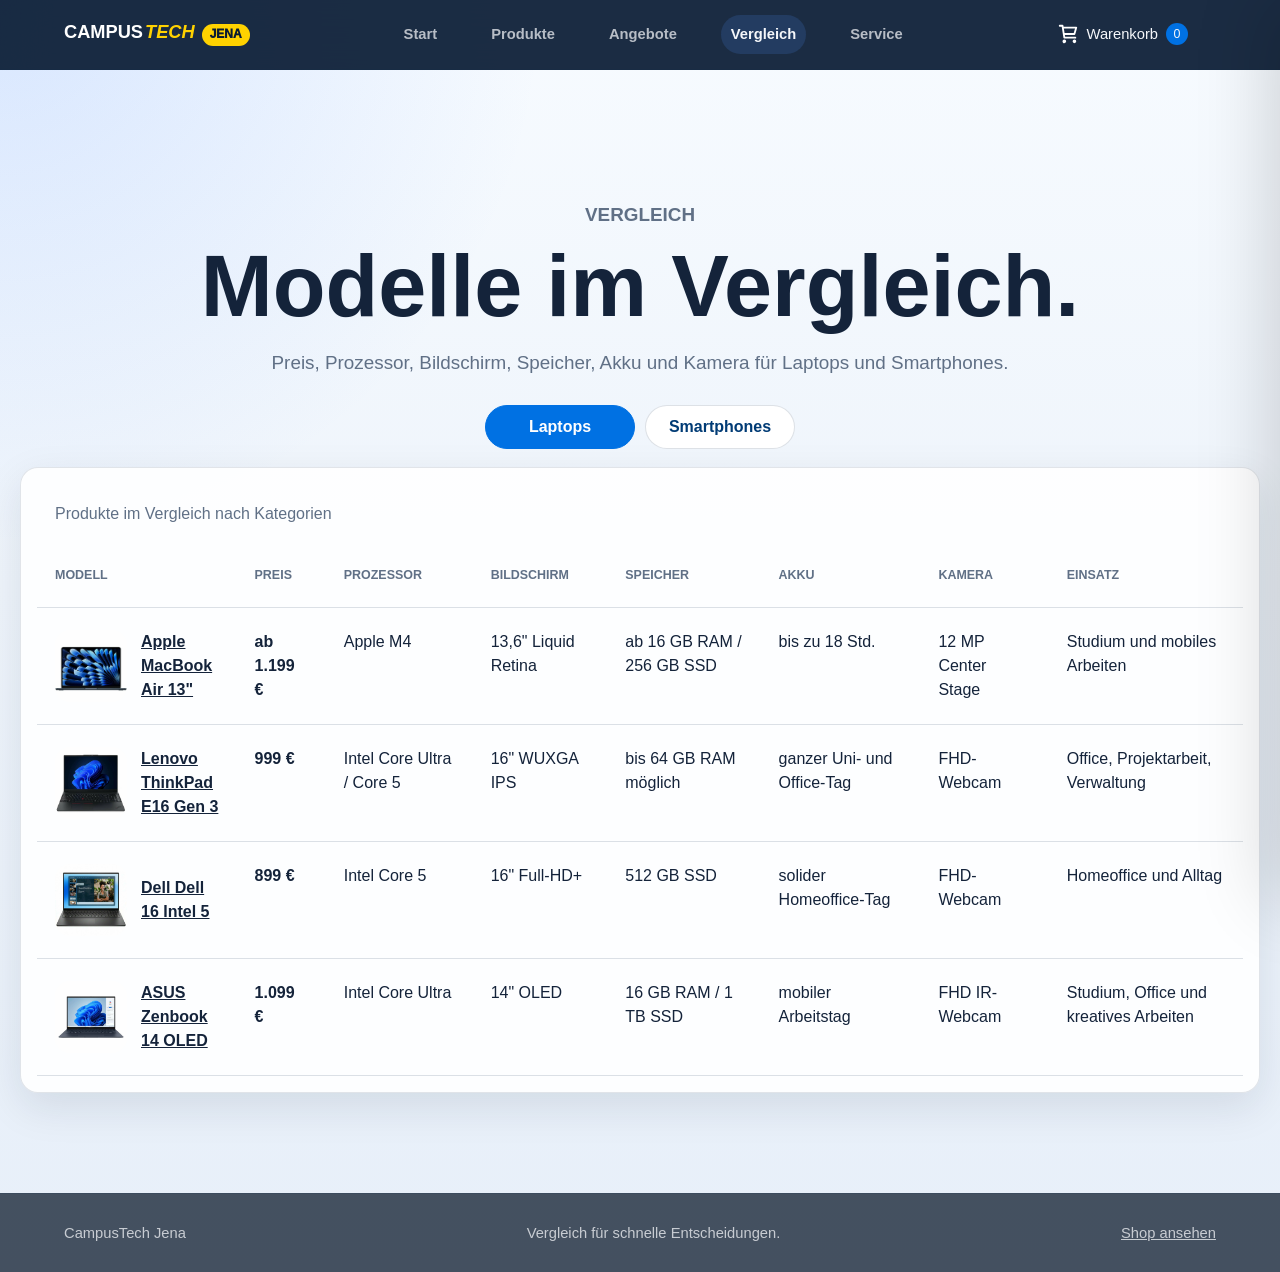
<file: vergleich.html>
<!DOCTYPE html>
<html lang="de">
<head>
    <meta charset="UTF-8">
    <meta name="viewport" content="width=device-width, initial-scale=1.0">
    <meta name="description" content="Vergleich aktueller CampusTech Laptops und Smartphones nach Preis, Prozessor, Bildschirm, Speicher, Akku, Kamera und Einsatz.">
    <title>Vergleich | CampusTech Jena</title>
    <link rel="stylesheet" href="style.css">
</head>
<body data-page="compare">
    <header class="site-header">
        <a class="brand" href="index.html" aria-label="CampusTech Jena Startseite"><span class="brand-main">Campus</span><span class="brand-accent">Tech</span><span class="brand-place">Jena</span></a>
        <button class="nav-toggle" type="button" aria-label="Menü öffnen" aria-expanded="false">
            <span></span>
            <span></span>
        </button>
        <nav class="site-nav" aria-label="Hauptnavigation">
            <a href="index.html" data-nav="home">Start</a>
            <a href="produkte.html" data-nav="shop">Produkte</a>
            <a href="angebote.html" data-nav="offers">Angebote</a>
            <a href="vergleich.html" data-nav="compare">Vergleich</a>
            <a href="kontakt.html" data-nav="contact">Service</a>
        </nav>
        <button class="cart-indicator" type="button" data-cart-open>
            <img src="images/abstract/cart.svg" alt="" width="22" height="22"> Warenkorb <span data-cart-count>0</span>
        </button>
    </header>

    <main>
        <section class="page-hero">
            <p class="eyebrow">Vergleich</p>
            <h1>Modelle im Vergleich.</h1>
            <p>Preis, Prozessor, Bildschirm, Speicher, Akku und Kamera für Laptops und Smartphones.</p>
        </section>

        <div class="compare-tabs" aria-label="Kategorie auswählen">
            <button class="active" type="button" data-compare-category="Laptops">Laptops</button>
            <button type="button" data-compare-category="Smartphones">Smartphones</button>
        </div>

        <section class="compare-wrap">
            <table class="compare-table">
                <caption>Produkte im Vergleich nach Kategorien</caption>
                <thead>
                    <tr>
                        <th scope="col">Modell</th>
                        <th scope="col">Preis</th>
                        <th scope="col">Prozessor</th>
                        <th scope="col">Bildschirm</th>
                        <th scope="col">Speicher</th>
                        <th scope="col">Akku</th>
                        <th scope="col">Kamera</th>
                        <th scope="col">Einsatz</th>
                    </tr>
                </thead>
                <tbody data-compare-table></tbody>
            </table>
        </section>
    </main>

    <footer class="site-footer">
        <p>CampusTech Jena</p>
        <p>Vergleich für schnelle Entscheidungen.</p>
        <p><a href="produkte.html">Shop ansehen</a></p>
    </footer>

    <aside class="cart-drawer" data-cart-drawer aria-hidden="true">
        <div class="drawer-head">
            <h2>Warenkorb</h2>
            <button class="icon-btn" type="button" data-cart-close>Schließen</button>
        </div>
        <div class="drawer-items" data-cart-items></div>
        <div class="drawer-total">
            <span>Summe</span>
            <strong data-cart-total>0 €</strong>
            <button class="btn btn-dark checkout-btn" type="button" data-checkout-cart>Kaufen</button>
        </div>
    </aside>
    <div class="toast" data-toast></div>
    <script src="script.js"></script>
</body>
</html>
</file>
<file: style.css>
:root {
    --bg-primary: #081B33;
    --bg-secondary: #0B2D57;
    --accent: #0071E3;
    --accent-light: #1A7CF2;
    --accent-deep: #003B75;
    --text: #14233a;
    --text-invert: #F5F7FA;
    --bg: #eef4fb;
    --surface: #ffffff;
    --surface-soft: #e8f0fa;
    --surface-card: #ffffff;
    --card-text: #172033;
    --muted: #607086;
    --muted-dark: #607086;
    --line: rgba(16, 43, 78, 0.14);
    --dark: #061426;
    --sale: #FFD200;
    --shadow: 0 22px 60px rgba(8, 27, 51, 0.16);
    --radius: 18px;
}

* {
    box-sizing: border-box;
    margin: 0;
    padding: 0;
}

html {
    scroll-behavior: smooth;
}

body {
    min-width: 320px;
    background:
        radial-gradient(circle at top left, rgba(79, 141, 255, 0.18), transparent 34rem),
        linear-gradient(180deg, #f7fbff 0%, var(--bg) 46%, #e7eff9 100%);
    color: var(--text);
    font-family: "SF Pro Text", -apple-system, BlinkMacSystemFont, "Segoe UI", Inter, Roboto, Arial, sans-serif;
    letter-spacing: 0;
    line-height: 1.5;
}

body.drawer-open {
    overflow: hidden;
}

body.payment-open {
    overflow: hidden;
}

a {
    color: inherit;
}

img {
    display: block;
    max-width: 100%;
}

button,
input,
select {
    font: inherit;
}

button {
    cursor: pointer;
}

.site-header {
    position: sticky;
    top: 0;
    z-index: 30;
    display: grid;
    grid-template-columns: auto minmax(0, 1fr) auto auto;
    align-items: center;
    gap: 28px;
    min-height: 70px;
    padding: 0 clamp(20px, 5vw, 72px);
    background: rgba(8, 27, 51, 0.92);
    border-bottom: 1px solid var(--line);
    backdrop-filter: blur(22px);
}

.brand {
    display: inline-flex;
    align-items: baseline;
    gap: 2px;
    color: var(--text-invert);
    font-family: "SF Pro Display", "Avenir Next", -apple-system, BlinkMacSystemFont, "Segoe UI", sans-serif;
    font-size: 1.14rem;
    font-weight: 900;
    line-height: 1;
    text-decoration: none;
    text-transform: uppercase;
}

.brand-main,
.brand-place {
    color: #ffffff;
}

.brand-accent {
    color: var(--sale);
    font-style: italic;
}

.brand-place {
    margin-left: 5px;
    padding: 3px 7px 4px;
    border: 1px solid rgba(255, 210, 0, 0.34);
    border-radius: 999px;
    color: var(--bg-primary);
    background: var(--sale);
    font-size: 0.66em;
    font-weight: 950;
}

.site-nav {
    display: flex;
    justify-content: center;
    gap: clamp(14px, 3vw, 34px);
}

.site-nav a {
    color: rgba(245, 247, 250, 0.72);
    font-size: 0.92rem;
    font-weight: 650;
    text-decoration: none;
    transition: color 180ms ease, background 180ms ease;
    padding: 8px 10px;
    border-radius: 999px;
}

.site-nav a:hover,
.site-nav a.active {
    color: var(--text-invert);
    background: rgba(79, 141, 255, 0.16);
}

.student-nav-badge {
    justify-self: end;
    display: inline-flex;
    align-items: center;
    min-height: 30px;
    padding: 0 11px;
    border-radius: 999px;
    background: var(--sale);
    color: var(--bg-primary);
    font-size: 0.82rem;
    font-weight: 850;
    white-space: nowrap;
}

.cart-indicator,
.icon-btn,
.nav-toggle {
    border: 0;
    background: transparent;
    color: var(--text-invert);
}

.cart-indicator {
    display: inline-flex;
    align-items: center;
    gap: 8px;
    font-size: 0.92rem;
}

.cart-indicator img {
    width: 22px;
    height: 22px;
    filter: brightness(0) invert(1);
}

.cart-indicator span {
    display: grid;
    place-items: center;
    min-width: 22px;
    height: 22px;
    padding: 0 7px;
    border-radius: 999px;
    background: var(--accent);
    color: var(--text-invert);
    font-size: 0.78rem;
}

.nav-toggle {
    display: none;
    width: 42px;
    height: 42px;
    justify-self: end;
}

.nav-toggle span {
    display: block;
    width: 21px;
    height: 1.5px;
    margin: 6px auto;
    background: var(--text-invert);
}

main {
    width: min(1440px, 100%);
    margin: 0 auto;
}

.hero,
.page-hero,
.section-heading,
.student-discount-section,
.membership-section,
.shop-layout,
.detail-shell,
.compare-wrap,
.contact-grid,
.wide-showcase,
.benefits,
.feature-grid,
.bundle-grid {
    width: min(1240px, calc(100% - 32px));
    margin-inline: auto;
}

.hero {
    min-height: auto;
    display: grid;
    grid-template-columns: minmax(320px, 0.92fr) minmax(360px, 1.08fr);
    gap: clamp(24px, 5vw, 64px);
    align-items: center;
    padding: clamp(52px, 7vw, 92px) 0 clamp(44px, 6vw, 76px);
    text-align: left;
}

.hero-copy {
    max-width: 620px;
    margin: 0;
}

.eyebrow {
    color: var(--accent-light);
    font-size: 0.78rem;
    font-weight: 700;
    letter-spacing: 0;
    text-transform: uppercase;
}

h1,
h2,
h3 {
    color: var(--text);
    font-family: "SF Pro Display", -apple-system, BlinkMacSystemFont, "Segoe UI", Inter, Roboto, Arial, sans-serif;
    line-height: 1.08;
}

h1 {
    margin-top: 12px;
    font-size: 5.8rem;
    font-weight: 850;
}

h2 {
    font-size: 3.8rem;
    font-weight: 720;
}

h3 {
    font-size: 1.35rem;
    font-weight: 700;
}

.hero-copy p:not(.eyebrow),
.page-hero p,
.section-heading p,
.wide-showcase p,
.product-copy,
.contact-card p,
.site-footer {
    color: var(--muted);
}

.hero-copy p:not(.eyebrow) {
    max-width: 560px;
    margin: 18px 0 0;
    font-size: 1.22rem;
}

.button-row {
    display: flex;
    flex-wrap: wrap;
    justify-content: flex-start;
    gap: 12px;
    margin-top: 28px;
}

.btn {
    position: relative;
    display: inline-flex;
    align-items: center;
    justify-content: center;
    min-height: 46px;
    padding: 0 22px;
    border-radius: 999px;
    font-size: 0.95rem;
    font-weight: 780;
    text-decoration: none;
    transition: background 160ms ease, border-color 160ms ease, color 160ms ease;
}

.btn:hover {
    transform: none;
}

.btn-dark {
    border: 1px solid var(--accent);
    background: var(--accent);
    color: var(--text-invert);
    box-shadow: none;
}

.btn-dark:hover {
    border-color: #0077ED;
    background: #0077ED;
}

.btn-light {
    border: 1px solid rgba(0, 92, 169, 0.18);
    background: rgba(255, 255, 255, 0.82);
    color: var(--accent-deep);
    box-shadow: none;
}

.btn-light:hover {
    border-color: rgba(0, 92, 169, 0.35);
    background: #ffffff;
}

.hero-home {
    position: relative;
    width: min(1440px, 100%);
    min-height: min(780px, calc(100svh - 70px));
    padding-inline: clamp(20px, 5vw, 72px);
    overflow: hidden;
    isolation: isolate;
    background:
        linear-gradient(90deg, rgba(6, 20, 38, 0.88) 0%, rgba(8, 27, 51, 0.58) 48%, rgba(8, 27, 51, 0.18) 100%),
        url("images/abstract/jena.jpg") center / cover no-repeat;
}

.hero-home::after {
    position: absolute;
    inset: auto 0 0;
    z-index: -1;
    height: 34%;
    content: "";
    background: linear-gradient(180deg, transparent, rgba(238, 244, 251, 0.95));
}

.hero-home .hero-copy,
.hero-home .hero-wallpaper {
    position: relative;
    z-index: 1;
}

.hero-home .eyebrow,
.hero-home h1,
.hero-home .hero-copy p:not(.eyebrow) {
    color: #ffffff;
    text-shadow: 0 16px 36px rgba(0, 0, 0, 0.28);
}

.hero-home .eyebrow {
    color: var(--sale);
}

.hero-wallpaper {
    position: relative;
    width: min(1120px, 100%);
    margin: 0;
    border: 1px solid rgba(16, 43, 78, 0.12);
    border-radius: 28px;
    overflow: hidden;
    box-shadow: var(--shadow);
}

.hero-wallpaper img {
    width: 100%;
    height: clamp(360px, 44vw, 580px);
    object-fit: cover;
}

.hero-wallpaper::after {
    position: absolute;
    inset: 0;
    content: "";
    background: linear-gradient(180deg, transparent 45%, rgba(8, 27, 51, 0.82));
}

.hero-wallpaper figcaption {
    position: absolute;
    left: 24px;
    right: 24px;
    bottom: 24px;
    z-index: 1;
    display: grid;
    gap: 6px;
    max-width: 340px;
    padding: 18px;
    border-radius: 18px;
    background: rgba(255, 255, 255, 0.92);
    box-shadow: 0 18px 42px rgba(8, 27, 51, 0.22);
}

.hero-wallpaper figcaption span {
    color: var(--accent);
    font-size: 0.86rem;
    font-weight: 850;
    text-transform: uppercase;
}

.hero-wallpaper figcaption strong {
    color: var(--card-text);
    font-size: 1.45rem;
}

.hero-wallpaper figcaption a {
    color: var(--accent);
    font-weight: 800;
    text-decoration: none;
}

.hero-image {
    width: min(980px, 100%);
    margin: clamp(30px, 5vw, 70px) auto 0;
    filter: drop-shadow(0 34px 48px rgba(0, 0, 0, 0.12));
}

.student-discount-section {
    margin-top: clamp(28px, 5vw, 56px);
    margin-bottom: clamp(54px, 7vw, 92px);
}

.student-discount-card {
    display: grid;
    grid-template-columns: minmax(0, 1fr) auto;
    gap: 24px;
    align-items: center;
    padding: clamp(24px, 4vw, 38px);
    border: 1px solid rgba(0, 113, 227, 0.14);
    border-radius: 24px;
    background: rgba(255, 255, 255, 0.9);
    box-shadow: 0 20px 54px rgba(8, 27, 51, 0.12);
}

.student-discount-card h2 {
    margin-top: 8px;
    font-size: 2.2rem;
}

.student-discount-card p:not(.eyebrow) {
    max-width: 700px;
    margin-top: 10px;
    color: var(--muted-dark);
}

.student-discount-card.is-active {
    grid-template-columns: minmax(0, 1fr) auto;
    border-color: rgba(255, 210, 0, 0.42);
    background: linear-gradient(135deg, rgba(255, 210, 0, 0.16), #ffffff 42%);
}

.student-discount-mark {
    display: grid;
    place-items: center;
    width: 74px;
    height: 74px;
    border-radius: 50%;
    background: var(--sale);
    font-size: 2rem;
}

.student-discount-actions {
    display: flex;
    flex-wrap: wrap;
    justify-content: flex-end;
    gap: 10px;
}

.benefits {
    display: grid;
    grid-template-columns: repeat(4, 1fr);
    gap: 14px;
    margin-bottom: clamp(74px, 10vw, 138px);
}

.benefits article {
    display: grid;
    grid-template-columns: 64px 1fr;
    gap: 16px;
    align-items: start;
    min-height: 0;
    padding: 22px;
    border: 1px solid rgba(16, 43, 78, 0.12);
    border-radius: var(--radius);
    background: rgba(255, 255, 255, 0.86);
    overflow: hidden;
    transition: transform 200ms ease, box-shadow 200ms ease;
}

.benefits article:hover {
    transform: translateY(-4px);
    box-shadow: var(--shadow);
}

.benefits article img {
    grid-row: 1 / span 3;
    width: 64px;
    height: 64px;
    object-fit: contain;
    border-radius: 12px;
    margin-bottom: 0;
    background: #eef4fb;
    padding: 8px;
}

.benefits span {
    color: var(--muted);
    font-size: 0.78rem;
    font-weight: 700;
}

.benefits h2 {
    margin-top: 0;
    font-size: 1.35rem;
}

.benefits p {
    margin-top: 8px;
    color: var(--muted);
}

.section-heading,
.page-hero {
    padding: clamp(64px, 9vw, 124px) 0 28px;
    text-align: center;
}

.section-heading {
    max-width: 820px;
}

.section-heading h2,
.page-hero h1 {
    margin-top: 10px;
}

.page-hero h1 {
    font-size: 5.4rem;
}

.page-hero p {
    margin-top: 16px;
    font-size: 1.18rem;
}

.feature-grid,
.product-grid {
    display: grid;
    grid-template-columns: repeat(3, minmax(0, 1fr));
    gap: 18px;
}

.product-card {
    position: relative;
    overflow: hidden;
    border-radius: var(--radius);
    background: var(--surface-card);
    color: var(--card-text);
    border: 1px solid rgba(245, 247, 250, 0.10);
    box-shadow: 0 12px 32px rgba(0, 0, 0, 0.18);
    transition: transform 220ms ease, box-shadow 220ms ease;
}

.product-card:hover {
    transform: translateY(-5px);
    box-shadow: var(--shadow);
}

.product-card img {
    width: 100%;
    aspect-ratio: 1.18 / 1;
    object-fit: contain;
    padding: 32px;
    background: linear-gradient(180deg, #ffffff, #eef4fb);
}

.product-body {
    display: grid;
    gap: 12px;
    padding: 24px;
}

.product-card h3,
.product-card .price {
    color: var(--card-text);
}

.product-card .price {
    font-size: 1.55rem;
    font-weight: 850;
}

.price-discounted,
.inline-discount,
.bag-price-discounted {
    display: grid;
    gap: 2px;
}

.price-discounted {
    width: fit-content;
}

.inline-discount,
.bag-price-discounted {
    justify-items: end;
    text-align: right;
}

.price-discounted .original-price,
.price-discounted .discount-price {
    display: block;
    width: 100%;
    text-align: right;
}

.original-price {
    color: var(--muted-dark);
    font-size: 0.84em;
    font-weight: 650;
    text-decoration: line-through;
}

.discount-price {
    color: var(--accent);
    font-weight: 900;
}

.compare-price .inline-discount {
    gap: 4px;
}

.bundle-prices .inline-discount {
    min-width: 120px;
}

.product-card .eyebrow {
    color: var(--accent);
}

.product-card .btn-light {
    border-color: #d7e0ec;
    background: #ffffff;
    color: var(--accent);
}

.product-card .btn-light:hover {
    border-color: var(--accent);
    box-shadow: none;
}

.highlight-list {
    display: grid;
    gap: 7px;
    padding-left: 18px;
    color: var(--muted-dark);
    font-size: 0.94rem;
}

.detail-highlights {
    margin-top: 22px;
    color: var(--muted);
}

.product-copy {
    color: var(--muted-dark);
}

.meta-row {
    display: flex;
    justify-content: space-between;
    gap: 14px;
    color: var(--muted-dark);
    font-size: 0.9rem;
}

.price {
    color: var(--card-text);
    font-size: 1.05rem;
    font-weight: 720;
}

.product-actions {
    display: flex;
    flex-wrap: wrap;
    gap: 10px;
    margin-top: 6px;
}

.text-link {
    color: var(--accent-light);
    font-weight: 650;
    text-decoration: none;
}

.text-link:hover {
    text-decoration: underline;
}

.offer-badge {
    position: absolute;
    top: 16px;
    left: 16px;
    z-index: 2;
    max-width: calc(100% - 32px);
    padding: 7px 10px;
    border-radius: 999px;
    background: var(--sale);
    color: #172033;
    font-size: 0.82rem;
    font-weight: 850;
    line-height: 1.2;
}

.bundle-grid {
    display: grid;
    grid-template-columns: repeat(auto-fit, minmax(280px, 1fr));
    gap: 20px;
    margin-bottom: clamp(80px, 10vw, 132px);
}

.bundle-card {
    position: relative;
    display: grid;
    grid-template-rows: auto 1fr;
    overflow: hidden;
    border: 1px solid rgba(45, 108, 223, 0.18);
    border-radius: 22px;
    background: #ffffff;
    box-shadow: 0 18px 48px rgba(8, 27, 51, 0.14);
    transition: transform 220ms ease, box-shadow 220ms ease, border-color 220ms ease;
}

.bundle-card:hover {
    transform: translateY(-6px);
    border-color: rgba(45, 108, 223, 0.36);
    box-shadow: 0 28px 70px rgba(8, 27, 51, 0.20);
}

.bundle-images {
    display: grid;
    grid-template-columns: repeat(2, minmax(0, 1fr));
    gap: 10px;
    padding: 26px;
    background:
        linear-gradient(135deg, rgba(255, 210, 0, 0.18), transparent 36%),
        linear-gradient(135deg, #f8fbff, #e6effb);
}

.bundle-images img {
    width: 100%;
    height: 126px;
    object-fit: contain;
    padding: 10px;
    border-radius: 14px;
    background: rgba(255, 255, 255, 0.84);
    box-shadow: inset 0 0 0 1px rgba(0, 92, 169, 0.08);
}

.bundle-images img:first-child {
    grid-column: 1 / -1;
    height: 178px;
}

.bundle-body {
    display: flex;
    flex-direction: column;
    gap: 14px;
    padding: 26px;
}

.bundle-title {
    display: grid;
    grid-template-columns: 52px 1fr;
    gap: 12px;
    align-items: center;
}

.bundle-icon {
    width: 52px;
    height: 52px;
    object-fit: contain;
    padding: 7px;
    border-radius: 16px;
    background: #f5f8fc;
    border: 1px solid rgba(0, 113, 227, 0.12);
}

.bundle-body h3 {
    color: var(--card-text);
    font-size: 1.72rem;
}

.bundle-description {
    color: var(--muted-dark);
    font-size: 0.96rem;
}

.bundle-special-badge {
    width: fit-content;
    justify-self: center;
    padding: 7px 10px;
    border-radius: 999px;
    background: rgba(255, 210, 0, 0.22);
    color: var(--accent-deep);
    font-size: 0.82rem;
    font-weight: 800;
    text-align: center;
}

.bundle-prices {
    display: grid;
    gap: 8px;
    margin-top: auto;
    padding: 14px;
    border-radius: 14px;
    background: #eef4fb;
    color: var(--muted-dark);
}

.bundle-prices span {
    display: flex;
    justify-content: space-between;
    gap: 12px;
}

.bundle-prices strong {
    color: var(--card-text);
}

.bundle-prices span:last-child strong {
    color: var(--accent);
    font-size: 1.28rem;
}

.offer-grid {
    margin-top: 4px;
}

.membership-section {
    margin-top: -28px;
    margin-bottom: clamp(82px, 10vw, 136px);
}

.membership-card {
    display: grid;
    grid-template-columns: minmax(0, 1fr) auto;
    gap: 28px;
    align-items: end;
    padding: clamp(28px, 5vw, 48px);
    border-radius: 28px;
    background:
        radial-gradient(circle at top right, rgba(255, 210, 0, 0.26), transparent 26rem),
        linear-gradient(135deg, #071629, #0B2D57);
    color: #ffffff;
    box-shadow: 0 28px 74px rgba(8, 27, 51, 0.22);
    overflow: hidden;
}

.membership-card h2,
.membership-card .eyebrow {
    color: #ffffff;
}

.membership-card h2 {
    margin-top: 8px;
    font-size: 3rem;
}

.membership-price {
    margin-top: 12px;
    color: var(--sale);
    font-size: 2rem;
    font-weight: 900;
}

.membership-card ul {
    display: grid;
    gap: 9px;
    max-width: 560px;
    margin-top: 20px;
    color: rgba(255, 255, 255, 0.82);
    list-style: none;
}

.membership-card li::before {
    margin-right: 8px;
    color: var(--sale);
    content: "✓";
}

.student-discount-deactivate {
    display: flex;
    flex-wrap: wrap;
    justify-content: space-between;
    gap: 16px;
    align-items: center;
    width: min(1240px, calc(100% - 32px));
    margin: 0 auto 28px;
    padding: 18px 20px;
    border: 1px solid rgba(0, 113, 227, 0.14);
    border-radius: 18px;
    background: rgba(255, 255, 255, 0.9);
    color: var(--muted-dark);
}

.student-discount-deactivate p:not(.eyebrow) {
    margin-top: 3px;
}

.old-price {
    color: var(--muted-dark);
    font-size: 0.95rem;
    text-decoration: line-through;
}

.saving {
    color: var(--accent);
    font-weight: 800;
}

.detail-info .old-price {
    margin-top: 18px;
    color: var(--muted);
}

.detail-info .saving {
    margin-top: 4px;
}

.wide-showcase {
    display: grid;
    grid-template-columns: minmax(280px, 0.75fr) 1.25fr;
    gap: 20px;
    align-items: center;
    margin-top: 22px;
    margin-bottom: clamp(76px, 10vw, 140px);
    padding: clamp(28px, 5vw, 62px);
    border: 1px solid rgba(245, 247, 250, 0.14);
    border-radius: 28px;
    background: linear-gradient(135deg, #102B4E, #071629 62%);
    color: #ffffff;
    overflow: hidden;
}

.wide-showcase h2,
.wide-showcase .eyebrow {
    color: #ffffff;
}

.wide-showcase p {
    max-width: 360px;
    margin: 14px 0 18px;
    color: rgba(255, 255, 255, 0.7);
}

.wide-showcase img {
    width: 100%;
    border-radius: 18px;
    background: rgba(245, 247, 250, 0.06);
    object-fit: contain;
}

.shop-layout {
    display: grid;
    grid-template-columns: 1fr 282px;
    gap: 24px;
    padding-bottom: 100px;
}

.filters,
.shop-results,
.compare-wrap,
.contact-card,
.map-placeholder {
    border-radius: var(--radius);
    background: rgba(255, 255, 255, 0.88);
    border: 1px solid rgba(16, 43, 78, 0.12);
    box-shadow: 0 14px 42px rgba(8, 27, 51, 0.10);
}

.filters {
    position: sticky;
    top: 84px;
    align-self: start;
    display: grid;
    gap: 10px;
    padding: 22px;
}

.filters .icon-btn,
.cart-drawer .icon-btn {
    color: var(--text);
}

.filters h2 {
    font-size: 1.8rem;
    margin-bottom: 8px;
    text-align: center;
}

.filter-close,
.filter-toggle {
    display: none;
}

.category-list {
    display: grid;
    gap: 8px;
}

.category-list button {
    display: flex;
    align-items: center;
    justify-content: center;
    width: 100%;
    min-height: 44px;
    padding: 0 14px;
    border: 1px solid var(--line);
    border-radius: 12px;
    background: #f5f8fc;
    color: var(--text);
    font-weight: 650;
    text-align: center;
    line-height: 1.1;
    transition: background 180ms ease, border-color 180ms ease, transform 180ms ease;
}

.category-list button:hover,
.category-list button.active {
    border-color: var(--accent-light);
    background: var(--accent);
    color: #ffffff;
}

.filters label {
    margin-top: 12px;
    color: var(--muted-dark);
    font-size: 0.82rem;
    font-weight: 700;
    text-transform: uppercase;
}

.input {
    width: 100%;
    min-height: 46px;
    padding: 0 14px;
    border: 1px solid rgba(16, 43, 78, 0.14);
    border-radius: 12px;
    background: #f7fbff;
    color: var(--text);
    outline: none;
}

.search-btn {
    margin-top: 2px;
    width: 100%;
}

.input:focus {
    border-color: var(--accent-light);
    box-shadow: 0 0 0 4px rgba(79, 141, 255, 0.14);
}

.shop-results {
    padding: 22px;
}

.result-bar {
    display: flex;
    justify-content: space-between;
    gap: 16px;
    align-items: end;
    margin-bottom: 18px;
}

.result-bar h2 {
    font-size: 1.6rem;
}

.result-bar span {
    color: var(--muted);
}

.shop-toolbar {
    display: grid;
    grid-template-columns: minmax(220px, 1fr) auto minmax(180px, 260px);
    gap: 12px;
    align-items: end;
    margin-bottom: 20px;
    padding: 16px;
    border: 1px solid rgba(16, 43, 78, 0.10);
    border-radius: 16px;
    background: #f7fbff;
}

.shop-toolbar label {
    display: grid;
    gap: 7px;
}

.shop-toolbar label span {
    color: var(--muted-dark);
    font-size: 0.82rem;
    font-weight: 780;
    text-transform: uppercase;
}

.shop-toolbar .search-btn {
    width: auto;
    min-width: 118px;
}

.bundle-card .product-actions {
    display: grid;
    grid-template-columns: 1fr;
    align-items: stretch;
    gap: 10px;
    margin-top: 0;
}

.bundle-card .product-actions .btn {
    display: flex;
    box-sizing: border-box;
    width: 100%;
    min-width: 0;
    height: 48px;
    min-height: 48px;
    padding: 0 14px;
    line-height: 1.15;
    white-space: normal;
    text-align: center;
}

.detail-shell {
    display: grid;
    grid-template-columns: 1.12fr 0.88fr;
    gap: clamp(24px, 5vw, 70px);
    align-items: center;
    min-height: calc(100svh - 64px);
    padding: clamp(44px, 7vw, 96px) 0;
}

.detail-gallery {
    display: grid;
    gap: 16px;
}

.detail-media {
    position: relative;
}

.detail-main-image {
    width: 100%;
    max-height: 680px;
    object-fit: contain;
    padding: clamp(24px, 5vw, 56px);
    border-radius: 24px;
    background: var(--surface-card);
}

.gallery-nav {
    position: absolute;
    top: 50%;
    z-index: 2;
    display: grid;
    place-items: center;
    width: 52px;
    height: 52px;
    border: 0;
    border-radius: 50%;
    background: transparent;
    color: var(--accent-deep);
    font-size: 0;
    font-weight: 500;
    line-height: 1;
    box-shadow: none;
    transform: translateY(-50%);
}

.gallery-nav img {
    width: 48px;
    height: 48px;
    object-fit: contain;
    opacity: 0.82;
}

.gallery-nav:hover {
    background: transparent;
}

.gallery-nav:hover img {
    opacity: 1;
}

.gallery-prev {
    left: 16px;
}

.gallery-next {
    right: 16px;
}

.gallery-thumbs {
    display: grid;
    grid-auto-flow: column;
    grid-auto-columns: minmax(116px, 1fr);
    gap: 12px;
    overflow-x: auto;
    padding-bottom: 4px;
}

.gallery-thumbs button {
    border: 1px solid transparent;
    border-radius: 14px;
    background: var(--surface-card);
}

.gallery-thumbs button.active {
    border-color: var(--accent-light);
    box-shadow: 0 10px 24px rgba(0, 92, 169, 0.14);
}

.gallery-thumbs img {
    width: 100%;
    aspect-ratio: 1.4 / 1;
    object-fit: contain;
    padding: 12px;
}

.detail-info h1 {
    font-size: 5rem;
}

.detail-info .price {
    margin-top: 18px;
    font-size: 2.24rem;
    font-weight: 850;
    color: var(--text);
}

.spec-list {
    display: grid;
    grid-template-columns: repeat(2, 1fr);
    gap: 12px;
    margin: 28px 0;
}

.spec-list div {
    min-height: 104px;
    padding: 18px;
    border-radius: 14px;
    background: rgba(255, 255, 255, 0.88);
    border: 1px solid rgba(16, 43, 78, 0.12);
}

.spec-list dt {
    color: var(--muted);
    font-size: 0.78rem;
    font-weight: 700;
    text-transform: uppercase;
}

.spec-list dd {
    margin-top: 8px;
    font-weight: 720;
}

.compare-wrap {
    overflow: auto;
    margin-bottom: 100px;
    padding: 16px;
}

.compare-tabs {
    display: flex;
    justify-content: center;
    gap: 10px;
    width: min(1240px, calc(100% - 32px));
    margin: 0 auto 18px;
}

.compare-tabs button {
    min-width: 150px;
    min-height: 44px;
    padding: 0 18px;
    border: 1px solid var(--line);
    border-radius: 999px;
    background: #ffffff;
    color: var(--accent-deep);
    font-weight: 800;
}

.compare-tabs button.active,
.compare-tabs button:hover {
    border-color: var(--accent);
    background: var(--accent);
    color: #ffffff;
}

.compare-table {
    width: 100%;
    min-width: 780px;
    border-collapse: collapse;
}

.compare-table caption {
    padding: 18px;
    color: var(--muted);
    text-align: left;
}

.compare-table th,
.compare-table td {
    padding: 22px 18px;
    border-bottom: 1px solid var(--line);
    text-align: left;
    vertical-align: top;
}

.compare-table th {
    color: var(--muted);
    font-size: 0.78rem;
    text-transform: uppercase;
}

.compare-category-row th {
    padding: 18px;
    background: #eef4fb;
    color: var(--accent-deep);
    font-size: 0.9rem;
    letter-spacing: 0;
}

.compare-product {
    display: flex;
    align-items: center;
    gap: 14px;
}

.compare-product img {
    width: 72px;
    height: 72px;
    object-fit: contain;
    border-radius: 16px;
    background: var(--surface-card);
}

.contact-grid {
    display: grid;
    grid-template-columns: repeat(3, 1fr);
    gap: 18px;
    padding-bottom: 100px;
}

.contact-card,
.map-placeholder {
    min-height: 260px;
    padding: 28px;
}

.contact-card h2 {
    margin-bottom: 20px;
    font-size: 2rem;
}

address {
    color: var(--muted);
    font-style: normal;
}

.hours-list {
    display: grid;
    gap: 12px;
}

.hours-list div {
    display: flex;
    justify-content: space-between;
    gap: 24px;
    padding-bottom: 12px;
    border-bottom: 1px solid var(--line);
}

.service-copy {
    display: flex;
    flex-direction: column;
    justify-content: space-between;
}

.contact-form {
    display: grid;
    gap: 14px;
}

.contact-form label {
    display: grid;
    gap: 6px;
    color: var(--muted);
    font-size: 0.9rem;
    font-weight: 750;
}

.contact-form textarea {
    min-height: 118px;
    resize: vertical;
}

.form-status {
    min-height: 24px;
    color: var(--muted);
    font-size: 0.94rem;
}

.map-placeholder {
    grid-column: 1 / -1;
    position: relative;
    display: block;
    min-height: 360px;
    padding: 0;
    background:
        linear-gradient(135deg, rgba(0, 0, 0, 0.03) 25%, transparent 25%) 0 0 / 46px 46px,
        linear-gradient(225deg, rgba(0, 0, 0, 0.03) 25%, transparent 25%) 0 0 / 46px 46px,
        #ffffff;
    color: var(--muted);
    text-align: center;
}

.map-placeholder iframe {
    width: 100%;
    height: 420px;
    border: 0;
    border-radius: var(--radius);
}

.map-link {
    position: absolute;
    left: 18px;
    bottom: 18px;
    padding: 10px 14px;
    border-radius: 12px;
    background: var(--bg-primary);
    color: var(--text-invert);
    font-weight: 800;
    text-decoration: none;
    box-shadow: 0 12px 28px rgba(8, 27, 51, 0.22);
}

.map-placeholder span {
    display: block;
    margin-bottom: 10px;
    color: var(--text);
    font-size: 4rem;
    font-weight: 740;
}

.site-footer {
    display: flex;
    flex-wrap: wrap;
    justify-content: space-between;
    gap: 14px;
    padding: 28px clamp(20px, 5vw, 72px);
    border-top: 1px solid var(--line);
    background: rgba(6, 20, 38, 0.72);
    color: rgba(245, 247, 250, 0.74);
    font-size: 0.92rem;
}

.cart-drawer {
    position: fixed;
    top: 0;
    right: 0;
    z-index: 60;
    display: grid;
    grid-template-rows: auto 1fr auto;
    width: min(420px, 100%);
    height: 100svh;
    background: var(--surface);
    box-shadow: -28px 0 70px rgba(0, 0, 0, 0.16);
    transform: translateX(104%);
    transition: transform 240ms ease;
}

.cart-drawer.open {
    transform: translateX(0);
}

.drawer-head,
.drawer-total {
    display: flex;
    justify-content: space-between;
    gap: 16px;
    align-items: center;
    padding: 22px;
    border-bottom: 1px solid var(--line);
}

.drawer-total {
    border-top: 1px solid var(--line);
    border-bottom: 0;
}

.drawer-total strong {
    display: block;
    white-space: nowrap;
}

.drawer-total .checkout-btn {
    flex: 0 0 auto;
    min-width: 112px;
    width: auto;
    padding-inline: 20px;
}

.drawer-head h2 {
    font-size: 1.8rem;
}

.drawer-items {
    display: grid;
    align-content: start;
    gap: 12px;
    overflow: auto;
    padding: 22px;
}

.bag-item {
    display: grid;
    grid-template-columns: 76px 1fr auto;
    gap: 12px;
    align-items: center;
}

.bag-item img {
    width: 76px;
    height: 76px;
    object-fit: contain;
    border-radius: 18px;
    background: var(--surface-card);
}

.bag-item button {
    display: grid;
    place-items: center;
    width: 28px;
    height: 28px;
    padding: 0;
    border: 0;
    border-radius: 50%;
    background: transparent;
}

.bag-item button img {
    width: 24px;
    height: 24px;
    border-radius: 50%;
    background: transparent;
}

.empty-state {
    padding: 40px 18px;
    color: var(--muted);
    text-align: center;
}

.toast {
    position: fixed;
    left: 50%;
    bottom: 24px;
    z-index: 80;
    padding: 12px 16px;
    border-radius: 999px;
    background: var(--accent);
    color: #ffffff;
    opacity: 0;
    transform: translate(-50%, 18px);
    transition: opacity 180ms ease, transform 180ms ease;
    pointer-events: none;
}

.toast.show {
    opacity: 1;
    transform: translate(-50%, 0);
}

.payment-modal {
    position: fixed;
    inset: 0;
    z-index: 90;
    display: none;
    place-items: center;
    padding: 18px;
    background: rgba(8, 27, 51, 0.48);
    backdrop-filter: blur(10px);
}

.payment-modal.open {
    display: grid;
}

.payment-dialog {
    display: grid;
    gap: 18px;
    width: min(460px, 100%);
    padding: 24px;
    border-radius: 24px;
    background: #ffffff;
    box-shadow: 0 28px 80px rgba(8, 27, 51, 0.26);
}

.payment-head {
    display: flex;
    justify-content: space-between;
    gap: 16px;
    align-items: start;
}

.payment-head h2 {
    margin-top: 6px;
    font-size: 2rem;
}

.payment-close {
    display: grid;
    place-items: center;
    width: 38px;
    height: 38px;
    border-radius: 50%;
    background: #f2f6fb;
}

.payment-close img {
    width: 18px;
    height: 18px;
}

.payment-summary {
    display: flex;
    justify-content: space-between;
    gap: 18px;
    align-items: center;
    padding: 16px;
    border-radius: 16px;
    background: #eef4fb;
    color: var(--muted-dark);
}

.payment-summary strong {
    color: var(--text);
    font-size: 1.5rem;
}

.payment-methods {
    display: grid;
    gap: 10px;
    border: 0;
}

.payment-methods legend {
    margin-bottom: 8px;
    color: var(--muted-dark);
    font-size: 0.82rem;
    font-weight: 780;
    text-transform: uppercase;
}

.payment-methods label {
    display: flex;
    align-items: center;
    gap: 10px;
    min-height: 46px;
    padding: 0 14px;
    border: 1px solid var(--line);
    border-radius: 14px;
    background: #f7fbff;
    font-weight: 720;
}

.payment-methods input {
    accent-color: var(--accent);
}

.payment-confirm {
    width: 100%;
}

.payment-status {
    min-height: 22px;
    color: var(--accent);
    font-weight: 800;
    text-align: center;
}

@media (max-width: 980px) {
    .site-header {
        grid-template-columns: auto 1fr auto;
    }

    .nav-toggle {
        display: block;
        order: 3;
    }

    .cart-indicator {
        justify-self: end;
    }

    .student-nav-badge {
        grid-column: 1 / -1;
        justify-self: center;
        order: 5;
        margin-bottom: 10px;
    }

    .site-nav {
        position: absolute;
        top: 70px;
        left: 16px;
        right: 16px;
        display: none;
        flex-direction: column;
        padding: 18px;
        border-radius: 24px;
        background: rgba(8, 27, 51, 0.96);
        border: 1px solid var(--line);
        box-shadow: var(--shadow);
    }

    .site-nav.open {
        display: flex;
    }

    .hero {
        grid-template-columns: 1fr;
        text-align: center;
    }

    h1,
    .page-hero h1,
    .detail-info h1 {
        font-size: 4.2rem;
    }

    h2 {
        font-size: 3rem;
    }

    .hero-home {
        min-height: auto;
        background-position: center;
    }

    .hero-copy {
        margin: 0 auto;
    }

    .hero-copy p:not(.eyebrow) {
        margin-inline: auto;
    }

    .hero .button-row {
        justify-content: center;
    }

    .benefits,
    .feature-grid,
    .product-grid,
    .bundle-grid,
    .shop-layout,
    .detail-shell,
    .wide-showcase,
    .contact-grid,
    .student-discount-card,
    .membership-card {
        grid-template-columns: 1fr;
    }

    .student-discount-actions {
        justify-content: flex-start;
    }

    .filters {
        position: fixed;
        top: 0;
        right: 0;
        z-index: 70;
        width: min(360px, 100%);
        height: 100svh;
        overflow: auto;
        border-radius: 0;
        box-shadow: -28px 0 70px rgba(0, 0, 0, 0.18);
        transform: translateX(104%);
        transition: transform 240ms ease;
    }

    .filters.open {
        transform: translateX(0);
    }

    .filter-toggle {
        display: flex;
        align-items: center;
        justify-content: center;
        width: min(1240px, calc(100% - 32px));
        min-height: 46px;
        margin: 0 auto 18px;
        border: 1px solid rgba(255, 210, 0, 0.28);
        border-radius: 999px;
        background: var(--accent);
        color: var(--text-invert);
        font-weight: 780;
        box-shadow: none;
    }

    .filter-close {
        display: block;
        justify-self: end;
    }

    .shop-toolbar {
        grid-template-columns: 1fr;
    }

    .shop-toolbar .search-btn {
        width: 100%;
    }
}

@media (max-width: 640px) {
    .site-header {
        padding-inline: 16px;
        gap: 12px;
    }

    .brand {
        font-size: 0.88rem;
    }

    .cart-indicator {
        justify-self: end;
    }

    .hero,
    .page-hero {
        width: min(100% - 24px, 1240px);
    }

    h1,
    .page-hero h1,
    .detail-info h1 {
        font-size: 3.2rem;
    }

    h2 {
        font-size: 2.35rem;
    }

    .button-row,
    .product-actions,
    .student-discount-actions {
        flex-direction: column;
    }

    .student-discount-card h2,
    .membership-card h2 {
        font-size: 2.2rem;
    }

    .hero-wallpaper img {
        height: 260px;
    }

    .hero-wallpaper figcaption {
        left: 14px;
        right: 14px;
        bottom: 14px;
    }

    .bundle-images {
        grid-template-columns: 1fr;
    }

    .bundle-images img,
    .bundle-images img:first-child {
        grid-column: auto;
        height: 150px;
    }

    .bundle-card .product-actions {
        grid-template-columns: 1fr;
    }

    .btn {
        width: 100%;
    }

    .product-card img {
        padding: 24px;
    }

    .spec-list {
        grid-template-columns: 1fr;
    }

    .compare-table {
        min-width: 920px;
        table-layout: fixed;
    }

    .compare-table th:first-child,
    .compare-table td:first-child {
        width: 220px;
    }

    .compare-table th:nth-child(2),
    .compare-table td:nth-child(2) {
        width: 120px;
    }

    .compare-product {
        align-items: flex-start;
        gap: 10px;
    }

    .compare-product img {
        flex: 0 0 56px;
        width: 56px;
        height: 56px;
        border-radius: 12px;
    }

    .compare-product strong {
        display: block;
        line-height: 1.25;
        overflow-wrap: anywhere;
    }

    .compare-price {
        font-weight: 800;
        white-space: nowrap;
    }

    .gallery-thumbs {
        grid-auto-columns: minmax(108px, 42%);
    }

    .gallery-nav {
        width: 40px;
        height: 40px;
    }

    .site-footer {
        flex-direction: column;
    }
}
</file>
